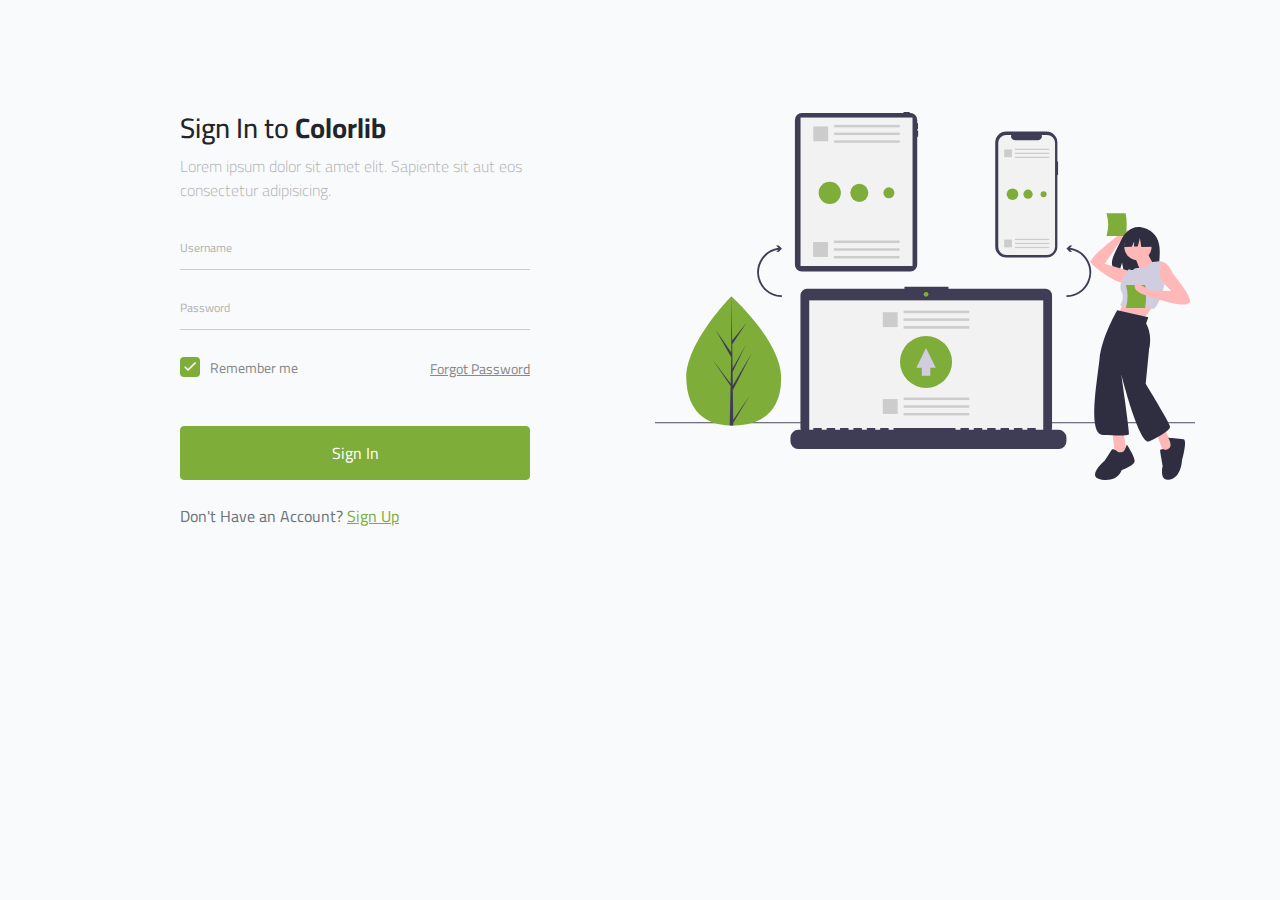
<file: login.html>
<!doctype html>
  <html lang="en">
  <head>
    <!-- Required meta tags -->
    <meta charset="utf-8">
    <meta name="viewport" content="width=device-width, initial-scale=1, shrink-to-fit=no">
    <link href="https://fonts.googleapis.com/css2?family=Cairo:wght@200;300;400;600;900&amp;display=swap" rel="stylesheet">

    <link rel="stylesheet" href="fonts/icomoon/style.css">

    <link rel="stylesheet" href="css/owl.carousel.min.css">

    <!-- Bootstrap CSS -->
    <link rel="stylesheet" href="css/bootstrap.min.css">
    
    <!-- Style -->
    <link rel="stylesheet" href="css/style.css">

    <title>Login #8</title>
  </head>
  <body>



    <div class="content">
      <div class="container">
        <div class="row">
          <div class="col-md-6 order-md-2">
            <img src="img/undraw_file_sync_ot38.svg" alt="Image" class="img-fluid">
          </div>
          <div class="col-md-6 contents">
            <div class="row justify-content-center">
              <div class="col-md-8">
                <div class="mb-4">
                  <h3>Sign In to <strong>Colorlib</strong></h3>
                  <p class="mb-4">Lorem ipsum dolor sit amet elit. Sapiente sit aut eos consectetur adipisicing.</p>
                </div>
                <form action="index.html" method="post">
                  <div class="form-group first">
                    <label for="username">Username</label>
                    <input type="text" class="form-control" id="username">

                  </div>
                  <div class="form-group last mb-4">
                    <label for="password">Password</label>
                    <input type="password" class="form-control" id="password">

                  </div>

                  <div class="d-flex mb-5 align-items-center">
                    <label class="control control--checkbox mb-0"><span class="caption">Remember me</span>
                      <input type="checkbox" checked="checked"/>
                      <div class="control__indicator"></div>
                    </label>
                    <span class="ml-auto"><a href="#" class="forgot-pass">Forgot Password</a></span> 
                  </div>

                  <input type="submit" value="Sign In" class="btn text-white btn-block btn-primary">
                  <span class="d-block text-left my-4 text-muted"> Don't Have an Account? <a href="register.html" class="text-primary">Sign Up</a></span>

                </form>
              </div>
            </div>

          </div>

        </div>
      </div>
    </div>


    <script src="js/jquery-3.3.1.min.js"></script>
    <script src="js/popper.min.js"></script>
    <script src="js/bootstrap.min.js"></script>
    <script src="js/main.js"></script>
  </body>
  </html>
</file>
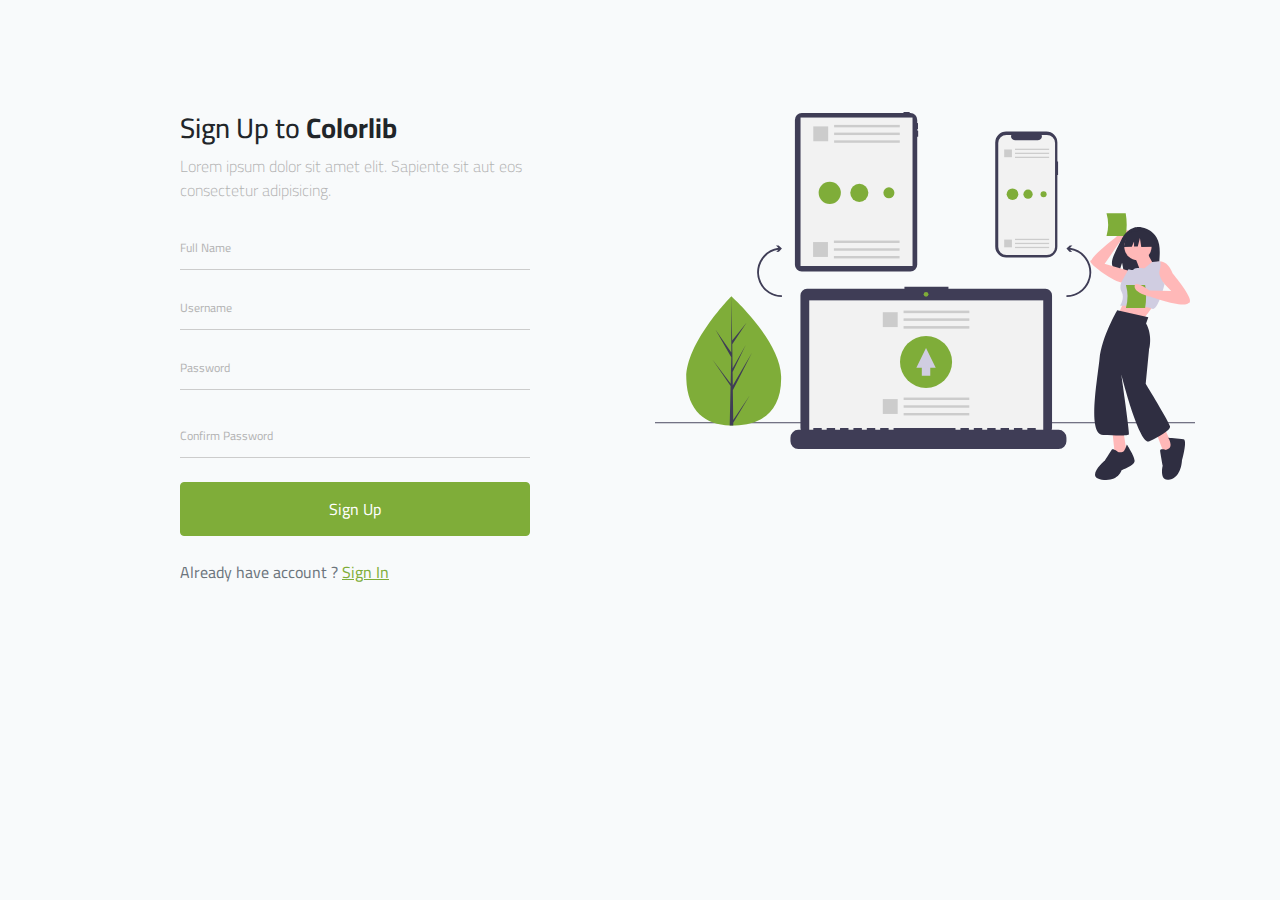
<file: register.html>
<!doctype html>
<html lang="en">
  <head>
    <!-- Required meta tags -->
    <meta charset="utf-8">
    <meta name="viewport" content="width=device-width, initial-scale=1, shrink-to-fit=no">
    <link href="https://fonts.googleapis.com/css2?family=Cairo:wght@200;300;400;600;900&amp;display=swap" rel="stylesheet">

    <link rel="stylesheet" href="fonts/icomoon/style.css">

    <link rel="stylesheet" href="css/owl.carousel.min.css">

    <!-- Bootstrap CSS -->
    <link rel="stylesheet" href="css/bootstrap.min.css">
    
    <!-- Style -->
    <link rel="stylesheet" href="css/style.css">

    <title>Login #8</title>
  </head>
  <body>
  

  
  <div class="content">
    <div class="container">
      <div class="row">
        <div class="col-md-6 order-md-2">
          <img src="img/undraw_file_sync_ot38.svg" alt="Image" class="img-fluid">
        </div>
        <div class="col-md-6 contents">
          <div class="row justify-content-center">
            <div class="col-md-8">
              <div class="mb-4">
              <h3>Sign Up to <strong>Colorlib</strong></h3>
              <p class="mb-4">Lorem ipsum dolor sit amet elit. Sapiente sit aut eos consectetur adipisicing.</p>
            </div>
            <form action="#" method="post">
              <div class="form-group first">
                <label for="name">Full Name</label>
                <input type="text" class="form-control" id="name">

              </div>
              <div class="form-group first">
                <label for="username">Username</label>
                <input type="text" class="form-control" id="username">

              </div>
              <div class="form-group last mb-4">
                <label for="password">Password</label>
                <input type="password" class="form-control" id="password">
                
              </div>
              <div class="form-group last mb-4">
                <label for="confirm-password">Confirm Password</label>
                <input type="password" class="form-control" id="confirm-password">
                
              </div>

              <input type="submit" value="Sign Up" class="btn text-white btn-block btn-primary">
              <span class="d-block text-left my-4 text-muted"> Already have account ? <a href="login.html" class="text-primary">Sign In</a></span>

            </form>
            </div>
          </div>
          
        </div>
        
      </div>
    </div>
  </div>

  
    <script src="js/jquery-3.3.1.min.js"></script>
    <script src="js/popper.min.js"></script>
    <script src="js/bootstrap.min.js"></script>
    <script src="js/main.js"></script>
  </body>
</html>
</file>
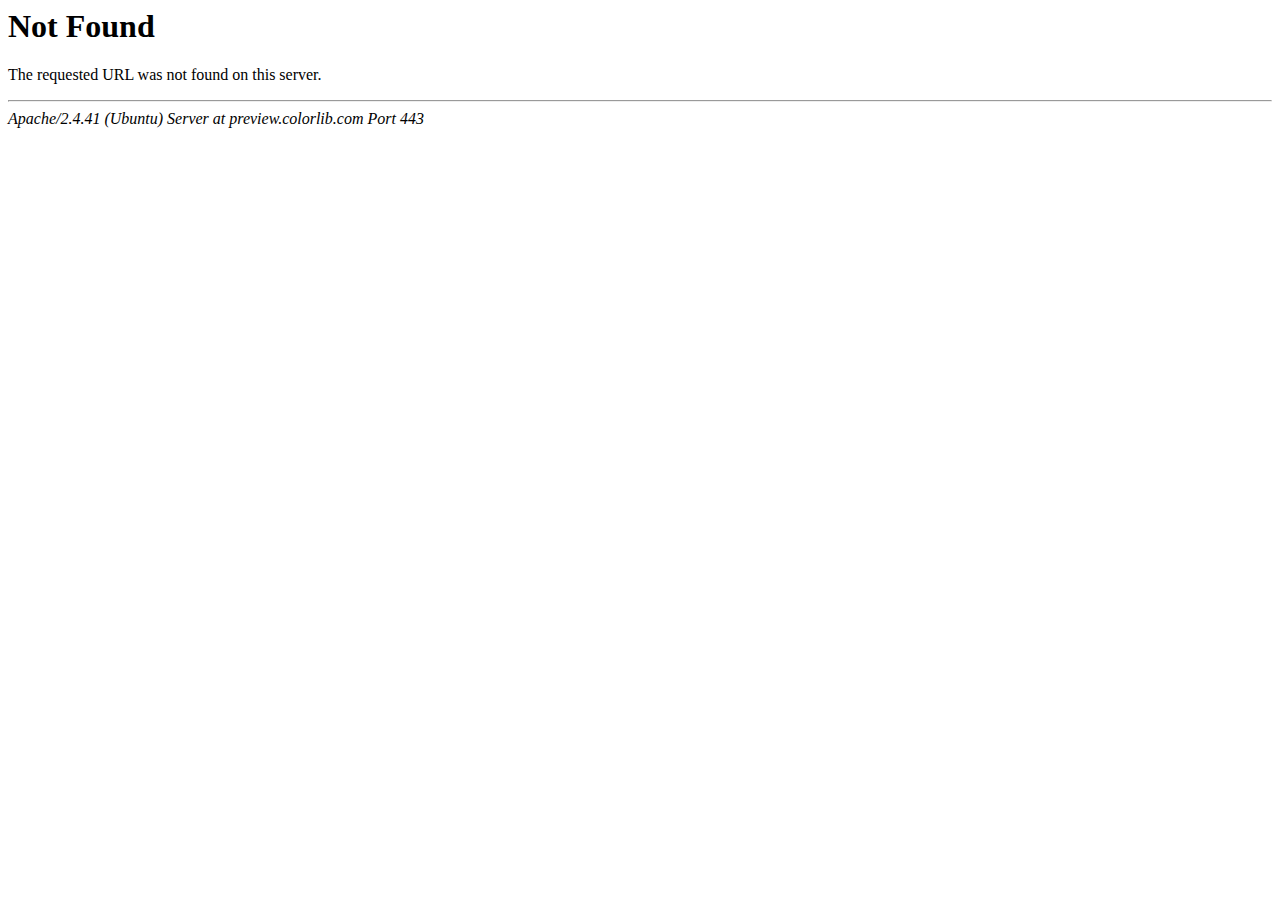
<file: css/owl.video.play.html>
<!DOCTYPE HTML PUBLIC "-//IETF//DTD HTML 2.0//EN">
<html><head>
<title>404 Not Found</title>
</head><body>
<h1>Not Found</h1>
<p>The requested URL was not found on this server.</p>
<hr>
<address>Apache/2.4.41 (Ubuntu) Server at preview.colorlib.com Port 443</address>
<script defer src="https://static.cloudflareinsights.com/beacon.min.js" data-cf-beacon='{"rayId":"675c8e6b3feb0cc3","token":"cd0b4b3a733644fc843ef0b185f98241","version":"2021.7.0","si":10}'></script>
</body></html>
</file>
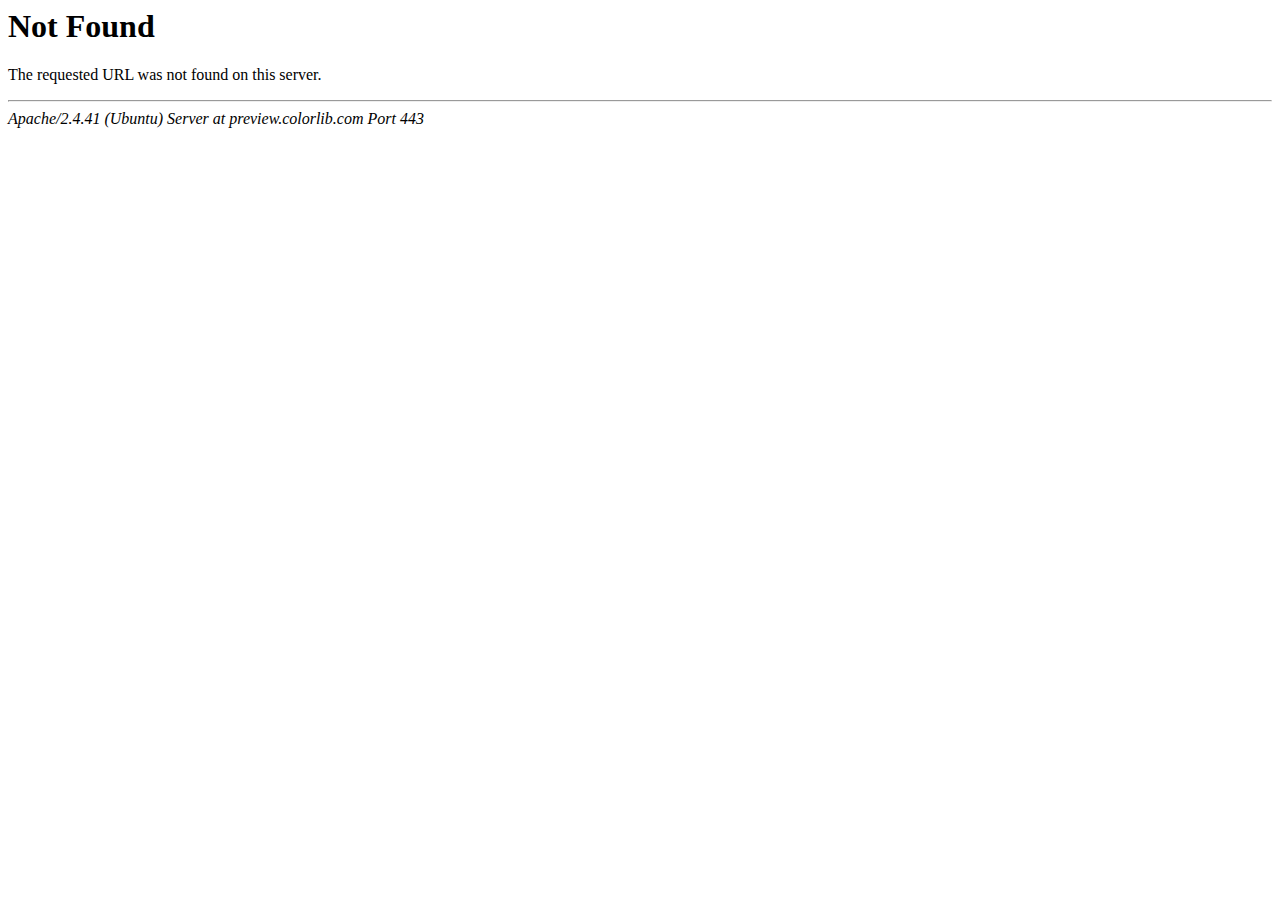
<file: css/images/ui-icons_444444_256x240.html>
<!DOCTYPE HTML PUBLIC "-//IETF//DTD HTML 2.0//EN">
<html><head>
<title>404 Not Found</title>
</head><body>
<h1>Not Found</h1>
<p>The requested URL was not found on this server.</p>
<hr>
<address>Apache/2.4.41 (Ubuntu) Server at preview.colorlib.com Port 443</address>
<script defer src="https://static.cloudflareinsights.com/beacon.min.js" data-cf-beacon='{"rayId":"675c8e549c1e3603","token":"cd0b4b3a733644fc843ef0b185f98241","version":"2021.7.0","si":10}'></script>
</body></html>
</file>
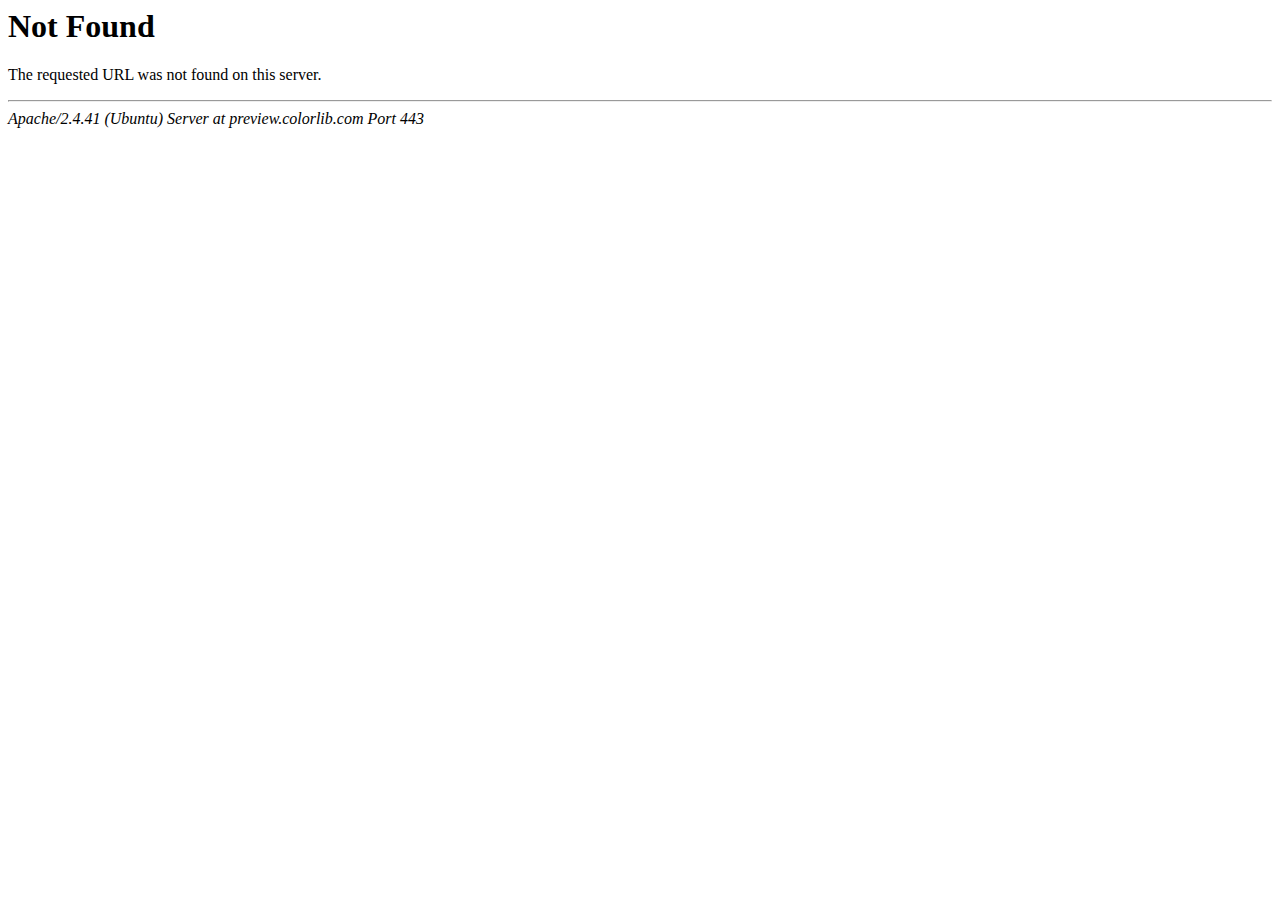
<file: css/images/ui-icons_555555_256x240.html>
<!DOCTYPE HTML PUBLIC "-//IETF//DTD HTML 2.0//EN">
<html><head>
<title>404 Not Found</title>
</head><body>
<h1>Not Found</h1>
<p>The requested URL was not found on this server.</p>
<hr>
<address>Apache/2.4.41 (Ubuntu) Server at preview.colorlib.com Port 443</address>
<script defer src="https://static.cloudflareinsights.com/beacon.min.js" data-cf-beacon='{"rayId":"675c8e5a2c210cc3","token":"cd0b4b3a733644fc843ef0b185f98241","version":"2021.7.0","si":10}'></script>
</body></html>
</file>
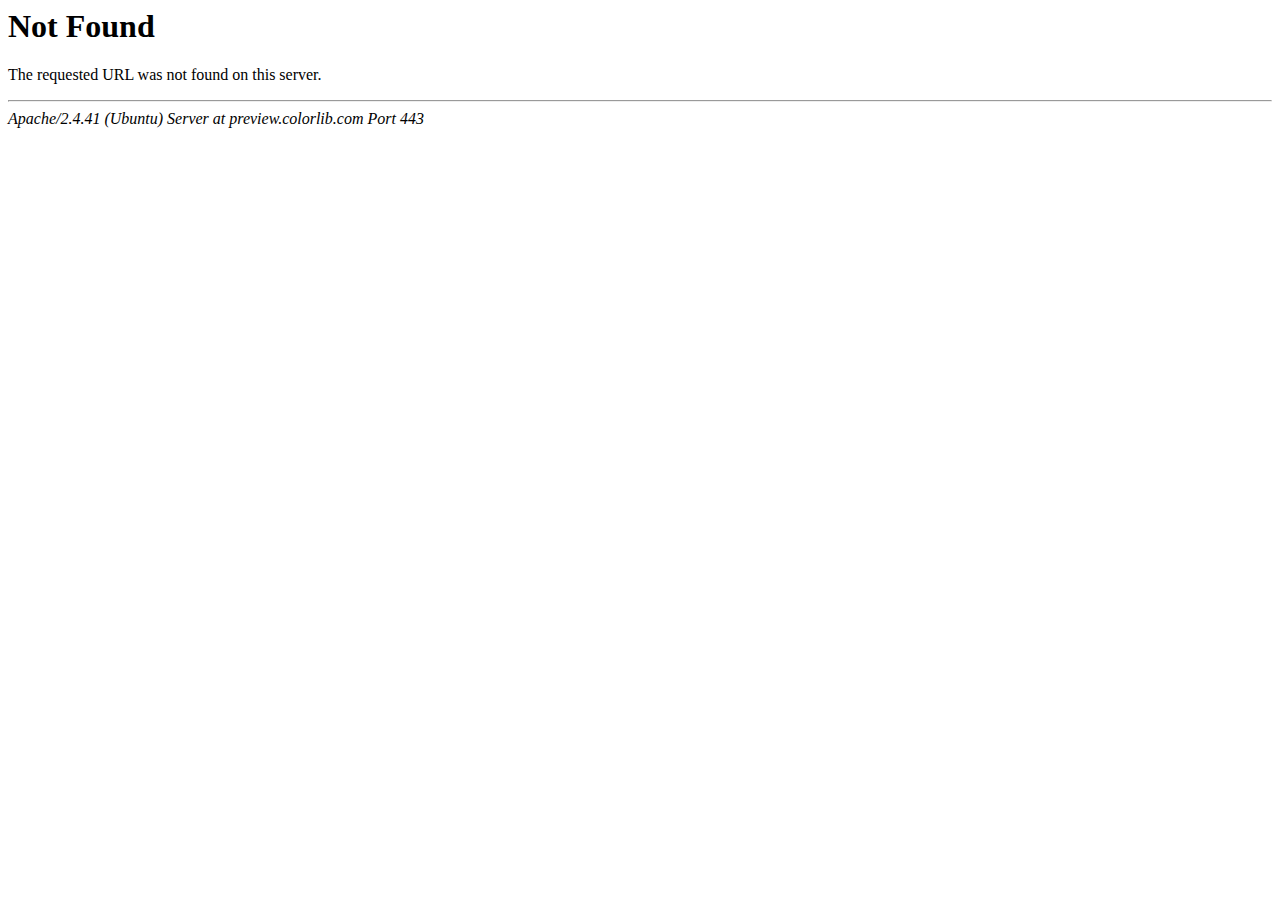
<file: css/images/ui-icons_777620_256x240.html>
<!DOCTYPE HTML PUBLIC "-//IETF//DTD HTML 2.0//EN">
<html><head>
<title>404 Not Found</title>
</head><body>
<h1>Not Found</h1>
<p>The requested URL was not found on this server.</p>
<hr>
<address>Apache/2.4.41 (Ubuntu) Server at preview.colorlib.com Port 443</address>
<script defer src="https://static.cloudflareinsights.com/beacon.min.js" data-cf-beacon='{"rayId":"675c8e62dad80cc3","token":"cd0b4b3a733644fc843ef0b185f98241","version":"2021.7.0","si":10}'></script>
</body></html>
</file>
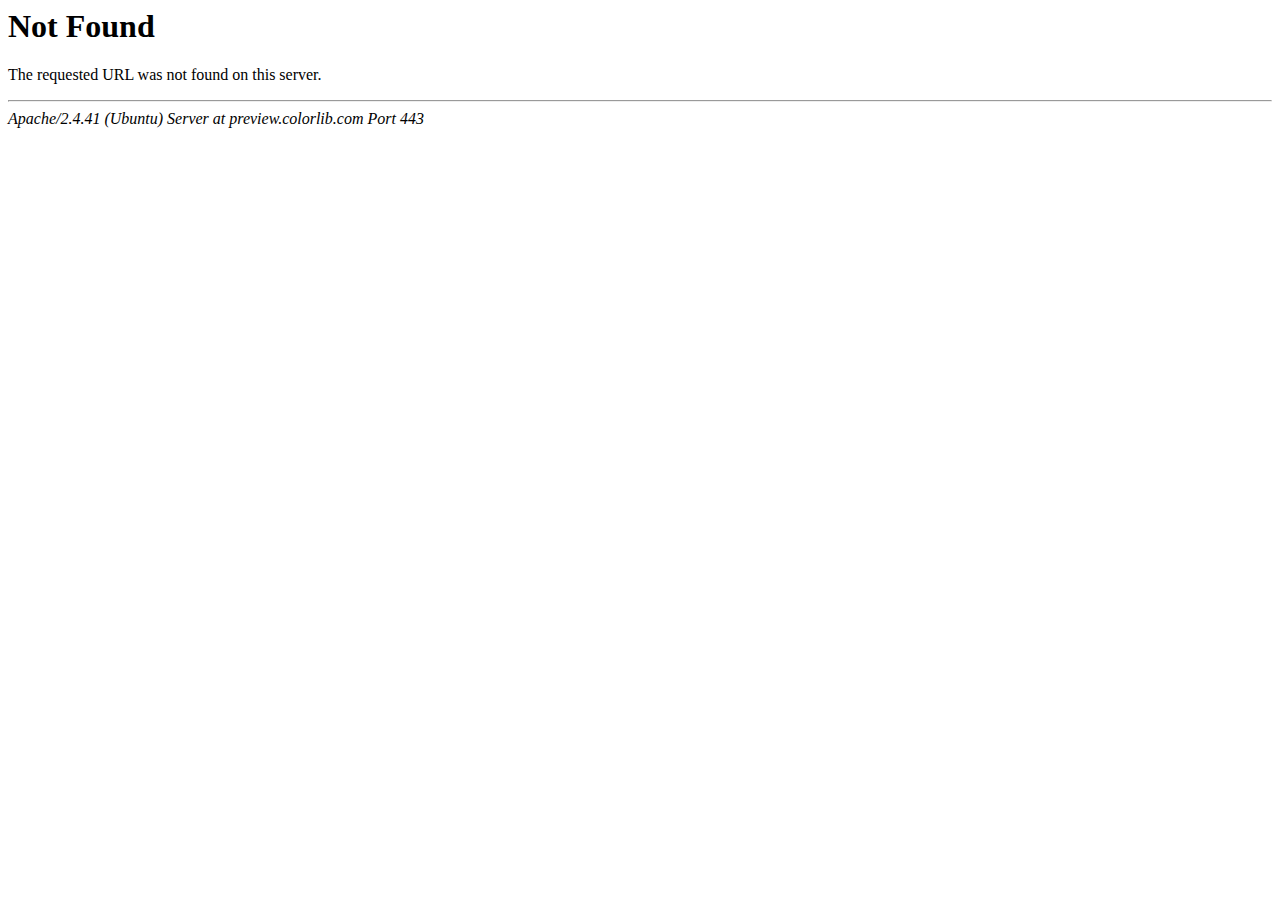
<file: css/images/ui-icons_777777_256x240.html>
<!DOCTYPE HTML PUBLIC "-//IETF//DTD HTML 2.0//EN">
<html><head>
<title>404 Not Found</title>
</head><body>
<h1>Not Found</h1>
<p>The requested URL was not found on this server.</p>
<hr>
<address>Apache/2.4.41 (Ubuntu) Server at preview.colorlib.com Port 443</address>
<script defer src="https://static.cloudflareinsights.com/beacon.min.js" data-cf-beacon='{"rayId":"675c8e666cc10cc3","token":"cd0b4b3a733644fc843ef0b185f98241","version":"2021.7.0","si":10}'></script>
</body></html>
</file>
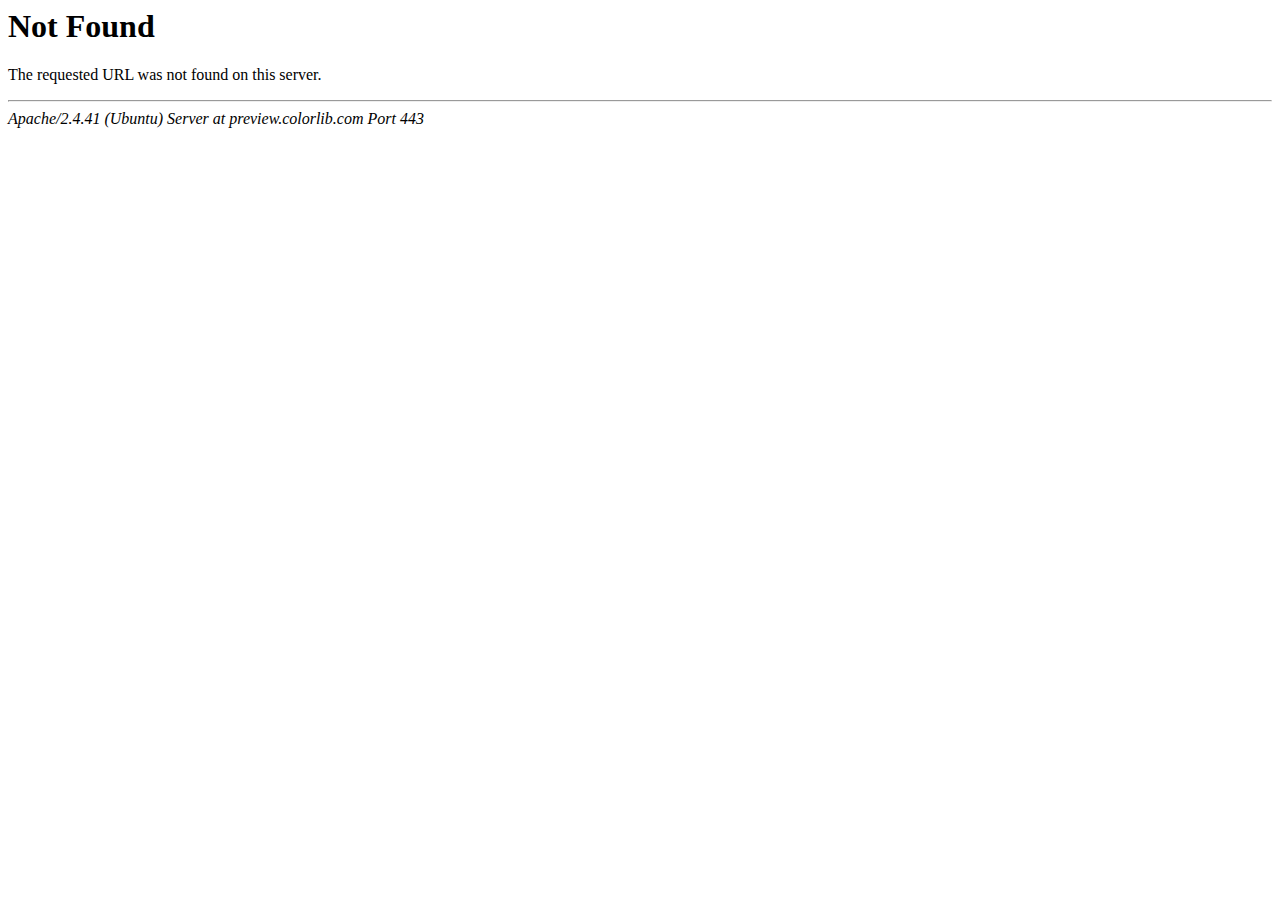
<file: css/images/ui-icons_ffffff_256x240.html>
<!DOCTYPE HTML PUBLIC "-//IETF//DTD HTML 2.0//EN">
<html><head>
<title>404 Not Found</title>
</head><body>
<h1>Not Found</h1>
<p>The requested URL was not found on this server.</p>
<hr>
<address>Apache/2.4.41 (Ubuntu) Server at preview.colorlib.com Port 443</address>
<script defer src="https://static.cloudflareinsights.com/beacon.min.js" data-cf-beacon='{"rayId":"675c8e5d2b2b0cc3","token":"cd0b4b3a733644fc843ef0b185f98241","version":"2021.7.0","si":10}'></script>
</body></html>
</file>
<file: fonts/icomoon/style.css>
@font-face {
  font-family: 'icomoon';
  src:  url('fonts/icomoon.eot?10si43');
  src:  url('fonts/icomoon.eot?10si43#iefix') format('embedded-opentype'),
    url('fonts/icomoon.ttf?10si43') format('truetype'),
    url('fonts/icomoon.woff?10si43') format('woff'),
    url('fonts/icomoon.svg?10si43#icomoon') format('svg');
  font-weight: normal;
  font-style: normal;
}

[class^="icon-"], [class*=" icon-"] {
  /* use !important to prevent issues with browser extensions that change fonts */
  font-family: 'icomoon' !important;
  speak: none;
  font-style: normal;
  font-weight: normal;
  font-variant: normal;
  text-transform: none;
  line-height: 1;

  /* Better Font Rendering =========== */
  -webkit-font-smoothing: antialiased;
  -moz-osx-font-smoothing: grayscale;
}

.icon-asterisk:before {
  content: "\f069";
}
.icon-plus:before {
  content: "\f067";
}
.icon-question:before {
  content: "\f128";
}
.icon-minus:before {
  content: "\f068";
}
.icon-glass:before {
  content: "\f000";
}
.icon-music:before {
  content: "\f001";
}
.icon-search:before {
  content: "\f002";
}
.icon-envelope-o:before {
  content: "\f003";
}
.icon-heart:before {
  content: "\f004";
}
.icon-star:before {
  content: "\f005";
}
.icon-star-o:before {
  content: "\f006";
}
.icon-user:before {
  content: "\f007";
}
.icon-film:before {
  content: "\f008";
}
.icon-th-large:before {
  content: "\f009";
}
.icon-th:before {
  content: "\f00a";
}
.icon-th-list:before {
  content: "\f00b";
}
.icon-check:before {
  content: "\f00c";
}
.icon-close:before {
  content: "\f00d";
}
.icon-remove:before {
  content: "\f00d";
}
.icon-times:before {
  content: "\f00d";
}
.icon-search-plus:before {
  content: "\f00e";
}
.icon-search-minus:before {
  content: "\f010";
}
.icon-power-off:before {
  content: "\f011";
}
.icon-signal:before {
  content: "\f012";
}
.icon-cog:before {
  content: "\f013";
}
.icon-gear:before {
  content: "\f013";
}
.icon-trash-o:before {
  content: "\f014";
}
.icon-home:before {
  content: "\f015";
}
.icon-file-o:before {
  content: "\f016";
}
.icon-clock-o:before {
  content: "\f017";
}
.icon-road:before {
  content: "\f018";
}
.icon-download:before {
  content: "\f019";
}
.icon-arrow-circle-o-down:before {
  content: "\f01a";
}
.icon-arrow-circle-o-up:before {
  content: "\f01b";
}
.icon-inbox:before {
  content: "\f01c";
}
.icon-play-circle-o:before {
  content: "\f01d";
}
.icon-repeat:before {
  content: "\f01e";
}
.icon-rotate-right:before {
  content: "\f01e";
}
.icon-refresh:before {
  content: "\f021";
}
.icon-list-alt:before {
  content: "\f022";
}
.icon-lock:before {
  content: "\f023";
}
.icon-flag:before {
  content: "\f024";
}
.icon-headphones:before {
  content: "\f025";
}
.icon-volume-off:before {
  content: "\f026";
}
.icon-volume-down:before {
  content: "\f027";
}
.icon-volume-up:before {
  content: "\f028";
}
.icon-qrcode:before {
  content: "\f029";
}
.icon-barcode:before {
  content: "\f02a";
}
.icon-tag:before {
  content: "\f02b";
}
.icon-tags:before {
  content: "\f02c";
}
.icon-book:before {
  content: "\f02d";
}
.icon-bookmark:before {
  content: "\f02e";
}
.icon-print:before {
  content: "\f02f";
}
.icon-camera:before {
  content: "\f030";
}
.icon-font:before {
  content: "\f031";
}
.icon-bold:before {
  content: "\f032";
}
.icon-italic:before {
  content: "\f033";
}
.icon-text-height:before {
  content: "\f034";
}
.icon-text-width:before {
  content: "\f035";
}
.icon-align-left:before {
  content: "\f036";
}
.icon-align-center:before {
  content: "\f037";
}
.icon-align-right:before {
  content: "\f038";
}
.icon-align-justify:before {
  content: "\f039";
}
.icon-list:before {
  content: "\f03a";
}
.icon-dedent:before {
  content: "\f03b";
}
.icon-outdent:before {
  content: "\f03b";
}
.icon-indent:before {
  content: "\f03c";
}
.icon-video-camera:before {
  content: "\f03d";
}
.icon-image:before {
  content: "\f03e";
}
.icon-photo:before {
  content: "\f03e";
}
.icon-picture-o:before {
  content: "\f03e";
}
.icon-pencil:before {
  content: "\f040";
}
.icon-map-marker:before {
  content: "\f041";
}
.icon-adjust:before {
  content: "\f042";
}
.icon-tint:before {
  content: "\f043";
}
.icon-edit:before {
  content: "\f044";
}
.icon-pencil-square-o:before {
  content: "\f044";
}
.icon-share-square-o:before {
  content: "\f045";
}
.icon-check-square-o:before {
  content: "\f046";
}
.icon-arrows:before {
  content: "\f047";
}
.icon-step-backward:before {
  content: "\f048";
}
.icon-fast-backward:before {
  content: "\f049";
}
.icon-backward:before {
  content: "\f04a";
}
.icon-play:before {
  content: "\f04b";
}
.icon-pause:before {
  content: "\f04c";
}
.icon-stop:before {
  content: "\f04d";
}
.icon-forward:before {
  content: "\f04e";
}
.icon-fast-forward:before {
  content: "\f050";
}
.icon-step-forward:before {
  content: "\f051";
}
.icon-eject:before {
  content: "\f052";
}
.icon-chevron-left:before {
  content: "\f053";
}
.icon-chevron-right:before {
  content: "\f054";
}
.icon-plus-circle:before {
  content: "\f055";
}
.icon-minus-circle:before {
  content: "\f056";
}
.icon-times-circle:before {
  content: "\f057";
}
.icon-check-circle:before {
  content: "\f058";
}
.icon-question-circle:before {
  content: "\f059";
}
.icon-info-circle:before {
  content: "\f05a";
}
.icon-crosshairs:before {
  content: "\f05b";
}
.icon-times-circle-o:before {
  content: "\f05c";
}
.icon-check-circle-o:before {
  content: "\f05d";
}
.icon-ban:before {
  content: "\f05e";
}
.icon-arrow-left:before {
  content: "\f060";
}
.icon-arrow-right:before {
  content: "\f061";
}
.icon-arrow-up:before {
  content: "\f062";
}
.icon-arrow-down:before {
  content: "\f063";
}
.icon-mail-forward:before {
  content: "\f064";
}
.icon-share:before {
  content: "\f064";
}
.icon-expand:before {
  content: "\f065";
}
.icon-compress:before {
  content: "\f066";
}
.icon-exclamation-circle:before {
  content: "\f06a";
}
.icon-gift:before {
  content: "\f06b";
}
.icon-leaf:before {
  content: "\f06c";
}
.icon-fire:before {
  content: "\f06d";
}
.icon-eye:before {
  content: "\f06e";
}
.icon-eye-slash:before {
  content: "\f070";
}
.icon-exclamation-triangle:before {
  content: "\f071";
}
.icon-warning:before {
  content: "\f071";
}
.icon-plane:before {
  content: "\f072";
}
.icon-calendar:before {
  content: "\f073";
}
.icon-random:before {
  content: "\f074";
}
.icon-comment:before {
  content: "\f075";
}
.icon-magnet:before {
  content: "\f076";
}
.icon-chevron-up:before {
  content: "\f077";
}
.icon-chevron-down:before {
  content: "\f078";
}
.icon-retweet:before {
  content: "\f079";
}
.icon-shopping-cart:before {
  content: "\f07a";
}
.icon-folder:before {
  content: "\f07b";
}
.icon-folder-open:before {
  content: "\f07c";
}
.icon-arrows-v:before {
  content: "\f07d";
}
.icon-arrows-h:before {
  content: "\f07e";
}
.icon-bar-chart:before {
  content: "\f080";
}
.icon-bar-chart-o:before {
  content: "\f080";
}
.icon-twitter-square:before {
  content: "\f081";
}
.icon-facebook-square:before {
  content: "\f082";
}
.icon-camera-retro:before {
  content: "\f083";
}
.icon-key:before {
  content: "\f084";
}
.icon-cogs:before {
  content: "\f085";
}
.icon-gears:before {
  content: "\f085";
}
.icon-comments:before {
  content: "\f086";
}
.icon-thumbs-o-up:before {
  content: "\f087";
}
.icon-thumbs-o-down:before {
  content: "\f088";
}
.icon-star-half:before {
  content: "\f089";
}
.icon-heart-o:before {
  content: "\f08a";
}
.icon-sign-out:before {
  content: "\f08b";
}
.icon-linkedin-square:before {
  content: "\f08c";
}
.icon-thumb-tack:before {
  content: "\f08d";
}
.icon-external-link:before {
  content: "\f08e";
}
.icon-sign-in:before {
  content: "\f090";
}
.icon-trophy:before {
  content: "\f091";
}
.icon-github-square:before {
  content: "\f092";
}
.icon-upload:before {
  content: "\f093";
}
.icon-lemon-o:before {
  content: "\f094";
}
.icon-phone:before {
  content: "\f095";
}
.icon-square-o:before {
  content: "\f096";
}
.icon-bookmark-o:before {
  content: "\f097";
}
.icon-phone-square:before {
  content: "\f098";
}
.icon-twitter:before {
  content: "\f099";
}
.icon-facebook:before {
  content: "\f09a";
}
.icon-facebook-f:before {
  content: "\f09a";
}
.icon-github:before {
  content: "\f09b";
}
.icon-unlock:before {
  content: "\f09c";
}
.icon-credit-card:before {
  content: "\f09d";
}
.icon-feed:before {
  content: "\f09e";
}
.icon-rss:before {
  content: "\f09e";
}
.icon-hdd-o:before {
  content: "\f0a0";
}
.icon-bullhorn:before {
  content: "\f0a1";
}
.icon-bell-o:before {
  content: "\f0a2";
}
.icon-certificate:before {
  content: "\f0a3";
}
.icon-hand-o-right:before {
  content: "\f0a4";
}
.icon-hand-o-left:before {
  content: "\f0a5";
}
.icon-hand-o-up:before {
  content: "\f0a6";
}
.icon-hand-o-down:before {
  content: "\f0a7";
}
.icon-arrow-circle-left:before {
  content: "\f0a8";
}
.icon-arrow-circle-right:before {
  content: "\f0a9";
}
.icon-arrow-circle-up:before {
  content: "\f0aa";
}
.icon-arrow-circle-down:before {
  content: "\f0ab";
}
.icon-globe:before {
  content: "\f0ac";
}
.icon-wrench:before {
  content: "\f0ad";
}
.icon-tasks:before {
  content: "\f0ae";
}
.icon-filter:before {
  content: "\f0b0";
}
.icon-briefcase:before {
  content: "\f0b1";
}
.icon-arrows-alt:before {
  content: "\f0b2";
}
.icon-group:before {
  content: "\f0c0";
}
.icon-users:before {
  content: "\f0c0";
}
.icon-chain:before {
  content: "\f0c1";
}
.icon-link:before {
  content: "\f0c1";
}
.icon-cloud:before {
  content: "\f0c2";
}
.icon-flask:before {
  content: "\f0c3";
}
.icon-cut:before {
  content: "\f0c4";
}
.icon-scissors:before {
  content: "\f0c4";
}
.icon-copy:before {
  content: "\f0c5";
}
.icon-files-o:before {
  content: "\f0c5";
}
.icon-paperclip:before {
  content: "\f0c6";
}
.icon-floppy-o:before {
  content: "\f0c7";
}
.icon-save:before {
  content: "\f0c7";
}
.icon-square:before {
  content: "\f0c8";
}
.icon-bars:before {
  content: "\f0c9";
}
.icon-navicon:before {
  content: "\f0c9";
}
.icon-reorder:before {
  content: "\f0c9";
}
.icon-list-ul:before {
  content: "\f0ca";
}
.icon-list-ol:before {
  content: "\f0cb";
}
.icon-strikethrough:before {
  content: "\f0cc";
}
.icon-underline:before {
  content: "\f0cd";
}
.icon-table:before {
  content: "\f0ce";
}
.icon-magic:before {
  content: "\f0d0";
}
.icon-truck:before {
  content: "\f0d1";
}
.icon-pinterest:before {
  content: "\f0d2";
}
.icon-pinterest-square:before {
  content: "\f0d3";
}
.icon-google-plus-square:before {
  content: "\f0d4";
}
.icon-google-plus:before {
  content: "\f0d5";
}
.icon-money:before {
  content: "\f0d6";
}
.icon-caret-down:before {
  content: "\f0d7";
}
.icon-caret-up:before {
  content: "\f0d8";
}
.icon-caret-left:before {
  content: "\f0d9";
}
.icon-caret-right:before {
  content: "\f0da";
}
.icon-columns:before {
  content: "\f0db";
}
.icon-sort:before {
  content: "\f0dc";
}
.icon-unsorted:before {
  content: "\f0dc";
}
.icon-sort-desc:before {
  content: "\f0dd";
}
.icon-sort-down:before {
  content: "\f0dd";
}
.icon-sort-asc:before {
  content: "\f0de";
}
.icon-sort-up:before {
  content: "\f0de";
}
.icon-envelope:before {
  content: "\f0e0";
}
.icon-linkedin:before {
  content: "\f0e1";
}
.icon-rotate-left:before {
  content: "\f0e2";
}
.icon-undo:before {
  content: "\f0e2";
}
.icon-gavel:before {
  content: "\f0e3";
}
.icon-legal:before {
  content: "\f0e3";
}
.icon-dashboard:before {
  content: "\f0e4";
}
.icon-tachometer:before {
  content: "\f0e4";
}
.icon-comment-o:before {
  content: "\f0e5";
}
.icon-comments-o:before {
  content: "\f0e6";
}
.icon-bolt:before {
  content: "\f0e7";
}
.icon-flash:before {
  content: "\f0e7";
}
.icon-sitemap:before {
  content: "\f0e8";
}
.icon-umbrella:before {
  content: "\f0e9";
}
.icon-clipboard:before {
  content: "\f0ea";
}
.icon-paste:before {
  content: "\f0ea";
}
.icon-lightbulb-o:before {
  content: "\f0eb";
}
.icon-exchange:before {
  content: "\f0ec";
}
.icon-cloud-download:before {
  content: "\f0ed";
}
.icon-cloud-upload:before {
  content: "\f0ee";
}
.icon-user-md:before {
  content: "\f0f0";
}
.icon-stethoscope:before {
  content: "\f0f1";
}
.icon-suitcase:before {
  content: "\f0f2";
}
.icon-bell:before {
  content: "\f0f3";
}
.icon-coffee:before {
  content: "\f0f4";
}
.icon-cutlery:before {
  content: "\f0f5";
}
.icon-file-text-o:before {
  content: "\f0f6";
}
.icon-building-o:before {
  content: "\f0f7";
}
.icon-hospital-o:before {
  content: "\f0f8";
}
.icon-ambulance:before {
  content: "\f0f9";
}
.icon-medkit:before {
  content: "\f0fa";
}
.icon-fighter-jet:before {
  content: "\f0fb";
}
.icon-beer:before {
  content: "\f0fc";
}
.icon-h-square:before {
  content: "\f0fd";
}
.icon-plus-square:before {
  content: "\f0fe";
}
.icon-angle-double-left:before {
  content: "\f100";
}
.icon-angle-double-right:before {
  content: "\f101";
}
.icon-angle-double-up:before {
  content: "\f102";
}
.icon-angle-double-down:before {
  content: "\f103";
}
.icon-angle-left:before {
  content: "\f104";
}
.icon-angle-right:before {
  content: "\f105";
}
.icon-angle-up:before {
  content: "\f106";
}
.icon-angle-down:before {
  content: "\f107";
}
.icon-desktop:before {
  content: "\f108";
}
.icon-laptop:before {
  content: "\f109";
}
.icon-tablet:before {
  content: "\f10a";
}
.icon-mobile:before {
  content: "\f10b";
}
.icon-mobile-phone:before {
  content: "\f10b";
}
.icon-circle-o:before {
  content: "\f10c";
}
.icon-quote-left:before {
  content: "\f10d";
}
.icon-quote-right:before {
  content: "\f10e";
}
.icon-spinner:before {
  content: "\f110";
}
.icon-circle:before {
  content: "\f111";
}
.icon-mail-reply:before {
  content: "\f112";
}
.icon-reply:before {
  content: "\f112";
}
.icon-github-alt:before {
  content: "\f113";
}
.icon-folder-o:before {
  content: "\f114";
}
.icon-folder-open-o:before {
  content: "\f115";
}
.icon-smile-o:before {
  content: "\f118";
}
.icon-frown-o:before {
  content: "\f119";
}
.icon-meh-o:before {
  content: "\f11a";
}
.icon-gamepad:before {
  content: "\f11b";
}
.icon-keyboard-o:before {
  content: "\f11c";
}
.icon-flag-o:before {
  content: "\f11d";
}
.icon-flag-checkered:before {
  content: "\f11e";
}
.icon-terminal:before {
  content: "\f120";
}
.icon-code:before {
  content: "\f121";
}
.icon-mail-reply-all:before {
  content: "\f122";
}
.icon-reply-all:before {
  content: "\f122";
}
.icon-star-half-empty:before {
  content: "\f123";
}
.icon-star-half-full:before {
  content: "\f123";
}
.icon-star-half-o:before {
  content: "\f123";
}
.icon-location-arrow:before {
  content: "\f124";
}
.icon-crop:before {
  content: "\f125";
}
.icon-code-fork:before {
  content: "\f126";
}
.icon-chain-broken:before {
  content: "\f127";
}
.icon-unlink:before {
  content: "\f127";
}
.icon-info:before {
  content: "\f129";
}
.icon-exclamation:before {
  content: "\f12a";
}
.icon-superscript:before {
  content: "\f12b";
}
.icon-subscript:before {
  content: "\f12c";
}
.icon-eraser:before {
  content: "\f12d";
}
.icon-puzzle-piece:before {
  content: "\f12e";
}
.icon-microphone:before {
  content: "\f130";
}
.icon-microphone-slash:before {
  content: "\f131";
}
.icon-shield:before {
  content: "\f132";
}
.icon-calendar-o:before {
  content: "\f133";
}
.icon-fire-extinguisher:before {
  content: "\f134";
}
.icon-rocket:before {
  content: "\f135";
}
.icon-maxcdn:before {
  content: "\f136";
}
.icon-chevron-circle-left:before {
  content: "\f137";
}
.icon-chevron-circle-right:before {
  content: "\f138";
}
.icon-chevron-circle-up:before {
  content: "\f139";
}
.icon-chevron-circle-down:before {
  content: "\f13a";
}
.icon-html5:before {
  content: "\f13b";
}
.icon-css3:before {
  content: "\f13c";
}
.icon-anchor:before {
  content: "\f13d";
}
.icon-unlock-alt:before {
  content: "\f13e";
}
.icon-bullseye:before {
  content: "\f140";
}
.icon-ellipsis-h:before {
  content: "\f141";
}
.icon-ellipsis-v:before {
  content: "\f142";
}
.icon-rss-square:before {
  content: "\f143";
}
.icon-play-circle:before {
  content: "\f144";
}
.icon-ticket:before {
  content: "\f145";
}
.icon-minus-square:before {
  content: "\f146";
}
.icon-minus-square-o:before {
  content: "\f147";
}
.icon-level-up:before {
  content: "\f148";
}
.icon-level-down:before {
  content: "\f149";
}
.icon-check-square:before {
  content: "\f14a";
}
.icon-pencil-square:before {
  content: "\f14b";
}
.icon-external-link-square:before {
  content: "\f14c";
}
.icon-share-square:before {
  content: "\f14d";
}
.icon-compass:before {
  content: "\f14e";
}
.icon-caret-square-o-down:before {
  content: "\f150";
}
.icon-toggle-down:before {
  content: "\f150";
}
.icon-caret-square-o-up:before {
  content: "\f151";
}
.icon-toggle-up:before {
  content: "\f151";
}
.icon-caret-square-o-right:before {
  content: "\f152";
}
.icon-toggle-right:before {
  content: "\f152";
}
.icon-eur:before {
  content: "\f153";
}
.icon-euro:before {
  content: "\f153";
}
.icon-gbp:before {
  content: "\f154";
}
.icon-dollar:before {
  content: "\f155";
}
.icon-usd:before {
  content: "\f155";
}
.icon-inr:before {
  content: "\f156";
}
.icon-rupee:before {
  content: "\f156";
}
.icon-cny:before {
  content: "\f157";
}
.icon-jpy:before {
  content: "\f157";
}
.icon-rmb:before {
  content: "\f157";
}
.icon-yen:before {
  content: "\f157";
}
.icon-rouble:before {
  content: "\f158";
}
.icon-rub:before {
  content: "\f158";
}
.icon-ruble:before {
  content: "\f158";
}
.icon-krw:before {
  content: "\f159";
}
.icon-won:before {
  content: "\f159";
}
.icon-bitcoin:before {
  content: "\f15a";
}
.icon-btc:before {
  content: "\f15a";
}
.icon-file:before {
  content: "\f15b";
}
.icon-file-text:before {
  content: "\f15c";
}
.icon-sort-alpha-asc:before {
  content: "\f15d";
}
.icon-sort-alpha-desc:before {
  content: "\f15e";
}
.icon-sort-amount-asc:before {
  content: "\f160";
}
.icon-sort-amount-desc:before {
  content: "\f161";
}
.icon-sort-numeric-asc:before {
  content: "\f162";
}
.icon-sort-numeric-desc:before {
  content: "\f163";
}
.icon-thumbs-up:before {
  content: "\f164";
}
.icon-thumbs-down:before {
  content: "\f165";
}
.icon-youtube-square:before {
  content: "\f166";
}
.icon-youtube:before {
  content: "\f167";
}
.icon-xing:before {
  content: "\f168";
}
.icon-xing-square:before {
  content: "\f169";
}
.icon-youtube-play:before {
  content: "\f16a";
}
.icon-dropbox:before {
  content: "\f16b";
}
.icon-stack-overflow:before {
  content: "\f16c";
}
.icon-instagram:before {
  content: "\f16d";
}
.icon-flickr:before {
  content: "\f16e";
}
.icon-adn:before {
  content: "\f170";
}
.icon-bitbucket:before {
  content: "\f171";
}
.icon-bitbucket-square:before {
  content: "\f172";
}
.icon-tumblr:before {
  content: "\f173";
}
.icon-tumblr-square:before {
  content: "\f174";
}
.icon-long-arrow-down:before {
  content: "\f175";
}
.icon-long-arrow-up:before {
  content: "\f176";
}
.icon-long-arrow-left:before {
  content: "\f177";
}
.icon-long-arrow-right:before {
  content: "\f178";
}
.icon-apple:before {
  content: "\f179";
}
.icon-windows:before {
  content: "\f17a";
}
.icon-android:before {
  content: "\f17b";
}
.icon-linux:before {
  content: "\f17c";
}
.icon-dribbble:before {
  content: "\f17d";
}
.icon-skype:before {
  content: "\f17e";
}
.icon-foursquare:before {
  content: "\f180";
}
.icon-trello:before {
  content: "\f181";
}
.icon-female:before {
  content: "\f182";
}
.icon-male:before {
  content: "\f183";
}
.icon-gittip:before {
  content: "\f184";
}
.icon-gratipay:before {
  content: "\f184";
}
.icon-sun-o:before {
  content: "\f185";
}
.icon-moon-o:before {
  content: "\f186";
}
.icon-archive:before {
  content: "\f187";
}
.icon-bug:before {
  content: "\f188";
}
.icon-vk:before {
  content: "\f189";
}
.icon-weibo:before {
  content: "\f18a";
}
.icon-renren:before {
  content: "\f18b";
}
.icon-pagelines:before {
  content: "\f18c";
}
.icon-stack-exchange:before {
  content: "\f18d";
}
.icon-arrow-circle-o-right:before {
  content: "\f18e";
}
.icon-arrow-circle-o-left:before {
  content: "\f190";
}
.icon-caret-square-o-left:before {
  content: "\f191";
}
.icon-toggle-left:before {
  content: "\f191";
}
.icon-dot-circle-o:before {
  content: "\f192";
}
.icon-wheelchair:before {
  content: "\f193";
}
.icon-vimeo-square:before {
  content: "\f194";
}
.icon-try:before {
  content: "\f195";
}
.icon-turkish-lira:before {
  content: "\f195";
}
.icon-plus-square-o:before {
  content: "\f196";
}
.icon-space-shuttle:before {
  content: "\f197";
}
.icon-slack:before {
  content: "\f198";
}
.icon-envelope-square:before {
  content: "\f199";
}
.icon-wordpress:before {
  content: "\f19a";
}
.icon-openid:before {
  content: "\f19b";
}
.icon-bank:before {
  content: "\f19c";
}
.icon-institution:before {
  content: "\f19c";
}
.icon-university:before {
  content: "\f19c";
}
.icon-graduation-cap:before {
  content: "\f19d";
}
.icon-mortar-board:before {
  content: "\f19d";
}
.icon-yahoo:before {
  content: "\f19e";
}
.icon-google:before {
  content: "\f1a0";
}
.icon-reddit:before {
  content: "\f1a1";
}
.icon-reddit-square:before {
  content: "\f1a2";
}
.icon-stumbleupon-circle:before {
  content: "\f1a3";
}
.icon-stumbleupon:before {
  content: "\f1a4";
}
.icon-delicious:before {
  content: "\f1a5";
}
.icon-digg:before {
  content: "\f1a6";
}
.icon-pied-piper-pp:before {
  content: "\f1a7";
}
.icon-pied-piper-alt:before {
  content: "\f1a8";
}
.icon-drupal:before {
  content: "\f1a9";
}
.icon-joomla:before {
  content: "\f1aa";
}
.icon-language:before {
  content: "\f1ab";
}
.icon-fax:before {
  content: "\f1ac";
}
.icon-building:before {
  content: "\f1ad";
}
.icon-child:before {
  content: "\f1ae";
}
.icon-paw:before {
  content: "\f1b0";
}
.icon-spoon:before {
  content: "\f1b1";
}
.icon-cube:before {
  content: "\f1b2";
}
.icon-cubes:before {
  content: "\f1b3";
}
.icon-behance:before {
  content: "\f1b4";
}
.icon-behance-square:before {
  content: "\f1b5";
}
.icon-steam:before {
  content: "\f1b6";
}
.icon-steam-square:before {
  content: "\f1b7";
}
.icon-recycle:before {
  content: "\f1b8";
}
.icon-automobile:before {
  content: "\f1b9";
}
.icon-car:before {
  content: "\f1b9";
}
.icon-cab:before {
  content: "\f1ba";
}
.icon-taxi:before {
  content: "\f1ba";
}
.icon-tree:before {
  content: "\f1bb";
}
.icon-spotify:before {
  content: "\f1bc";
}
.icon-deviantart:before {
  content: "\f1bd";
}
.icon-soundcloud:before {
  content: "\f1be";
}
.icon-database:before {
  content: "\f1c0";
}
.icon-file-pdf-o:before {
  content: "\f1c1";
}
.icon-file-word-o:before {
  content: "\f1c2";
}
.icon-file-excel-o:before {
  content: "\f1c3";
}
.icon-file-powerpoint-o:before {
  content: "\f1c4";
}
.icon-file-image-o:before {
  content: "\f1c5";
}
.icon-file-photo-o:before {
  content: "\f1c5";
}
.icon-file-picture-o:before {
  content: "\f1c5";
}
.icon-file-archive-o:before {
  content: "\f1c6";
}
.icon-file-zip-o:before {
  content: "\f1c6";
}
.icon-file-audio-o:before {
  content: "\f1c7";
}
.icon-file-sound-o:before {
  content: "\f1c7";
}
.icon-file-movie-o:before {
  content: "\f1c8";
}
.icon-file-video-o:before {
  content: "\f1c8";
}
.icon-file-code-o:before {
  content: "\f1c9";
}
.icon-vine:before {
  content: "\f1ca";
}
.icon-codepen:before {
  content: "\f1cb";
}
.icon-jsfiddle:before {
  content: "\f1cc";
}
.icon-life-bouy:before {
  content: "\f1cd";
}
.icon-life-buoy:before {
  content: "\f1cd";
}
.icon-life-ring:before {
  content: "\f1cd";
}
.icon-life-saver:before {
  content: "\f1cd";
}
.icon-support:before {
  content: "\f1cd";
}
.icon-circle-o-notch:before {
  content: "\f1ce";
}
.icon-ra:before {
  content: "\f1d0";
}
.icon-rebel:before {
  content: "\f1d0";
}
.icon-resistance:before {
  content: "\f1d0";
}
.icon-empire:before {
  content: "\f1d1";
}
.icon-ge:before {
  content: "\f1d1";
}
.icon-git-square:before {
  content: "\f1d2";
}
.icon-git:before {
  content: "\f1d3";
}
.icon-hacker-news:before {
  content: "\f1d4";
}
.icon-y-combinator-square:before {
  content: "\f1d4";
}
.icon-yc-square:before {
  content: "\f1d4";
}
.icon-tencent-weibo:before {
  content: "\f1d5";
}
.icon-qq:before {
  content: "\f1d6";
}
.icon-wechat:before {
  content: "\f1d7";
}
.icon-weixin:before {
  content: "\f1d7";
}
.icon-paper-plane:before {
  content: "\f1d8";
}
.icon-send:before {
  content: "\f1d8";
}
.icon-paper-plane-o:before {
  content: "\f1d9";
}
.icon-send-o:before {
  content: "\f1d9";
}
.icon-history:before {
  content: "\f1da";
}
.icon-circle-thin:before {
  content: "\f1db";
}
.icon-header:before {
  content: "\f1dc";
}
.icon-paragraph:before {
  content: "\f1dd";
}
.icon-sliders:before {
  content: "\f1de";
}
.icon-share-alt:before {
  content: "\f1e0";
}
.icon-share-alt-square:before {
  content: "\f1e1";
}
.icon-bomb:before {
  content: "\f1e2";
}
.icon-futbol-o:before {
  content: "\f1e3";
}
.icon-soccer-ball-o:before {
  content: "\f1e3";
}
.icon-tty:before {
  content: "\f1e4";
}
.icon-binoculars:before {
  content: "\f1e5";
}
.icon-plug:before {
  content: "\f1e6";
}
.icon-slideshare:before {
  content: "\f1e7";
}
.icon-twitch:before {
  content: "\f1e8";
}
.icon-yelp:before {
  content: "\f1e9";
}
.icon-newspaper-o:before {
  content: "\f1ea";
}
.icon-wifi:before {
  content: "\f1eb";
}
.icon-calculator:before {
  content: "\f1ec";
}
.icon-paypal:before {
  content: "\f1ed";
}
.icon-google-wallet:before {
  content: "\f1ee";
}
.icon-cc-visa:before {
  content: "\f1f0";
}
.icon-cc-mastercard:before {
  content: "\f1f1";
}
.icon-cc-discover:before {
  content: "\f1f2";
}
.icon-cc-amex:before {
  content: "\f1f3";
}
.icon-cc-paypal:before {
  content: "\f1f4";
}
.icon-cc-stripe:before {
  content: "\f1f5";
}
.icon-bell-slash:before {
  content: "\f1f6";
}
.icon-bell-slash-o:before {
  content: "\f1f7";
}
.icon-trash:before {
  content: "\f1f8";
}
.icon-copyright:before {
  content: "\f1f9";
}
.icon-at:before {
  content: "\f1fa";
}
.icon-eyedropper:before {
  content: "\f1fb";
}
.icon-paint-brush:before {
  content: "\f1fc";
}
.icon-birthday-cake:before {
  content: "\f1fd";
}
.icon-area-chart:before {
  content: "\f1fe";
}
.icon-pie-chart:before {
  content: "\f200";
}
.icon-line-chart:before {
  content: "\f201";
}
.icon-lastfm:before {
  content: "\f202";
}
.icon-lastfm-square:before {
  content: "\f203";
}
.icon-toggle-off:before {
  content: "\f204";
}
.icon-toggle-on:before {
  content: "\f205";
}
.icon-bicycle:before {
  content: "\f206";
}
.icon-bus:before {
  content: "\f207";
}
.icon-ioxhost:before {
  content: "\f208";
}
.icon-angellist:before {
  content: "\f209";
}
.icon-cc:before {
  content: "\f20a";
}
.icon-ils:before {
  content: "\f20b";
}
.icon-shekel:before {
  content: "\f20b";
}
.icon-sheqel:before {
  content: "\f20b";
}
.icon-meanpath:before {
  content: "\f20c";
}
.icon-buysellads:before {
  content: "\f20d";
}
.icon-connectdevelop:before {
  content: "\f20e";
}
.icon-dashcube:before {
  content: "\f210";
}
.icon-forumbee:before {
  content: "\f211";
}
.icon-leanpub:before {
  content: "\f212";
}
.icon-sellsy:before {
  content: "\f213";
}
.icon-shirtsinbulk:before {
  content: "\f214";
}
.icon-simplybuilt:before {
  content: "\f215";
}
.icon-skyatlas:before {
  content: "\f216";
}
.icon-cart-plus:before {
  content: "\f217";
}
.icon-cart-arrow-down:before {
  content: "\f218";
}
.icon-diamond:before {
  content: "\f219";
}
.icon-ship:before {
  content: "\f21a";
}
.icon-user-secret:before {
  content: "\f21b";
}
.icon-motorcycle:before {
  content: "\f21c";
}
.icon-street-view:before {
  content: "\f21d";
}
.icon-heartbeat:before {
  content: "\f21e";
}
.icon-venus:before {
  content: "\f221";
}
.icon-mars:before {
  content: "\f222";
}
.icon-mercury:before {
  content: "\f223";
}
.icon-intersex:before {
  content: "\f224";
}
.icon-transgender:before {
  content: "\f224";
}
.icon-transgender-alt:before {
  content: "\f225";
}
.icon-venus-double:before {
  content: "\f226";
}
.icon-mars-double:before {
  content: "\f227";
}
.icon-venus-mars:before {
  content: "\f228";
}
.icon-mars-stroke:before {
  content: "\f229";
}
.icon-mars-stroke-v:before {
  content: "\f22a";
}
.icon-mars-stroke-h:before {
  content: "\f22b";
}
.icon-neuter:before {
  content: "\f22c";
}
.icon-genderless:before {
  content: "\f22d";
}
.icon-facebook-official:before {
  content: "\f230";
}
.icon-pinterest-p:before {
  content: "\f231";
}
.icon-whatsapp:before {
  content: "\f232";
}
.icon-server:before {
  content: "\f233";
}
.icon-user-plus:before {
  content: "\f234";
}
.icon-user-times:before {
  content: "\f235";
}
.icon-bed:before {
  content: "\f236";
}
.icon-hotel:before {
  content: "\f236";
}
.icon-viacoin:before {
  content: "\f237";
}
.icon-train:before {
  content: "\f238";
}
.icon-subway:before {
  content: "\f239";
}
.icon-medium:before {
  content: "\f23a";
}
.icon-y-combinator:before {
  content: "\f23b";
}
.icon-yc:before {
  content: "\f23b";
}
.icon-optin-monster:before {
  content: "\f23c";
}
.icon-opencart:before {
  content: "\f23d";
}
.icon-expeditedssl:before {
  content: "\f23e";
}
.icon-battery:before {
  content: "\f240";
}
.icon-battery-4:before {
  content: "\f240";
}
.icon-battery-full:before {
  content: "\f240";
}
.icon-battery-3:before {
  content: "\f241";
}
.icon-battery-three-quarters:before {
  content: "\f241";
}
.icon-battery-2:before {
  content: "\f242";
}
.icon-battery-half:before {
  content: "\f242";
}
.icon-battery-1:before {
  content: "\f243";
}
.icon-battery-quarter:before {
  content: "\f243";
}
.icon-battery-0:before {
  content: "\f244";
}
.icon-battery-empty:before {
  content: "\f244";
}
.icon-mouse-pointer:before {
  content: "\f245";
}
.icon-i-cursor:before {
  content: "\f246";
}
.icon-object-group:before {
  content: "\f247";
}
.icon-object-ungroup:before {
  content: "\f248";
}
.icon-sticky-note:before {
  content: "\f249";
}
.icon-sticky-note-o:before {
  content: "\f24a";
}
.icon-cc-jcb:before {
  content: "\f24b";
}
.icon-cc-diners-club:before {
  content: "\f24c";
}
.icon-clone:before {
  content: "\f24d";
}
.icon-balance-scale:before {
  content: "\f24e";
}
.icon-hourglass-o:before {
  content: "\f250";
}
.icon-hourglass-1:before {
  content: "\f251";
}
.icon-hourglass-start:before {
  content: "\f251";
}
.icon-hourglass-2:before {
  content: "\f252";
}
.icon-hourglass-half:before {
  content: "\f252";
}
.icon-hourglass-3:before {
  content: "\f253";
}
.icon-hourglass-end:before {
  content: "\f253";
}
.icon-hourglass:before {
  content: "\f254";
}
.icon-hand-grab-o:before {
  content: "\f255";
}
.icon-hand-rock-o:before {
  content: "\f255";
}
.icon-hand-paper-o:before {
  content: "\f256";
}
.icon-hand-stop-o:before {
  content: "\f256";
}
.icon-hand-scissors-o:before {
  content: "\f257";
}
.icon-hand-lizard-o:before {
  content: "\f258";
}
.icon-hand-spock-o:before {
  content: "\f259";
}
.icon-hand-pointer-o:before {
  content: "\f25a";
}
.icon-hand-peace-o:before {
  content: "\f25b";
}
.icon-trademark:before {
  content: "\f25c";
}
.icon-registered:before {
  content: "\f25d";
}
.icon-creative-commons:before {
  content: "\f25e";
}
.icon-gg:before {
  content: "\f260";
}
.icon-gg-circle:before {
  content: "\f261";
}
.icon-tripadvisor:before {
  content: "\f262";
}
.icon-odnoklassniki:before {
  content: "\f263";
}
.icon-odnoklassniki-square:before {
  content: "\f264";
}
.icon-get-pocket:before {
  content: "\f265";
}
.icon-wikipedia-w:before {
  content: "\f266";
}
.icon-safari:before {
  content: "\f267";
}
.icon-chrome:before {
  content: "\f268";
}
.icon-firefox:before {
  content: "\f269";
}
.icon-opera:before {
  content: "\f26a";
}
.icon-internet-explorer:before {
  content: "\f26b";
}
.icon-television:before {
  content: "\f26c";
}
.icon-tv:before {
  content: "\f26c";
}
.icon-contao:before {
  content: "\f26d";
}
.icon-500px:before {
  content: "\f26e";
}
.icon-amazon:before {
  content: "\f270";
}
.icon-calendar-plus-o:before {
  content: "\f271";
}
.icon-calendar-minus-o:before {
  content: "\f272";
}
.icon-calendar-times-o:before {
  content: "\f273";
}
.icon-calendar-check-o:before {
  content: "\f274";
}
.icon-industry:before {
  content: "\f275";
}
.icon-map-pin:before {
  content: "\f276";
}
.icon-map-signs:before {
  content: "\f277";
}
.icon-map-o:before {
  content: "\f278";
}
.icon-map:before {
  content: "\f279";
}
.icon-commenting:before {
  content: "\f27a";
}
.icon-commenting-o:before {
  content: "\f27b";
}
.icon-houzz:before {
  content: "\f27c";
}
.icon-vimeo:before {
  content: "\f27d";
}
.icon-black-tie:before {
  content: "\f27e";
}
.icon-fonticons:before {
  content: "\f280";
}
.icon-reddit-alien:before {
  content: "\f281";
}
.icon-edge:before {
  content: "\f282";
}
.icon-credit-card-alt:before {
  content: "\f283";
}
.icon-codiepie:before {
  content: "\f284";
}
.icon-modx:before {
  content: "\f285";
}
.icon-fort-awesome:before {
  content: "\f286";
}
.icon-usb:before {
  content: "\f287";
}
.icon-product-hunt:before {
  content: "\f288";
}
.icon-mixcloud:before {
  content: "\f289";
}
.icon-scribd:before {
  content: "\f28a";
}
.icon-pause-circle:before {
  content: "\f28b";
}
.icon-pause-circle-o:before {
  content: "\f28c";
}
.icon-stop-circle:before {
  content: "\f28d";
}
.icon-stop-circle-o:before {
  content: "\f28e";
}
.icon-shopping-bag:before {
  content: "\f290";
}
.icon-shopping-basket:before {
  content: "\f291";
}
.icon-hashtag:before {
  content: "\f292";
}
.icon-bluetooth:before {
  content: "\f293";
}
.icon-bluetooth-b:before {
  content: "\f294";
}
.icon-percent:before {
  content: "\f295";
}
.icon-gitlab:before {
  content: "\f296";
}
.icon-wpbeginner:before {
  content: "\f297";
}
.icon-wpforms:before {
  content: "\f298";
}
.icon-envira:before {
  content: "\f299";
}
.icon-universal-access:before {
  content: "\f29a";
}
.icon-wheelchair-alt:before {
  content: "\f29b";
}
.icon-question-circle-o:before {
  content: "\f29c";
}
.icon-blind:before {
  content: "\f29d";
}
.icon-audio-description:before {
  content: "\f29e";
}
.icon-volume-control-phone:before {
  content: "\f2a0";
}
.icon-braille:before {
  content: "\f2a1";
}
.icon-assistive-listening-systems:before {
  content: "\f2a2";
}
.icon-american-sign-language-interpreting:before {
  content: "\f2a3";
}
.icon-asl-interpreting:before {
  content: "\f2a3";
}
.icon-deaf:before {
  content: "\f2a4";
}
.icon-deafness:before {
  content: "\f2a4";
}
.icon-hard-of-hearing:before {
  content: "\f2a4";
}
.icon-glide:before {
  content: "\f2a5";
}
.icon-glide-g:before {
  content: "\f2a6";
}
.icon-sign-language:before {
  content: "\f2a7";
}
.icon-signing:before {
  content: "\f2a7";
}
.icon-low-vision:before {
  content: "\f2a8";
}
.icon-viadeo:before {
  content: "\f2a9";
}
.icon-viadeo-square:before {
  content: "\f2aa";
}
.icon-snapchat:before {
  content: "\f2ab";
}
.icon-snapchat-ghost:before {
  content: "\f2ac";
}
.icon-snapchat-square:before {
  content: "\f2ad";
}
.icon-pied-piper:before {
  content: "\f2ae";
}
.icon-first-order:before {
  content: "\f2b0";
}
.icon-yoast:before {
  content: "\f2b1";
}
.icon-themeisle:before {
  content: "\f2b2";
}
.icon-google-plus-circle:before {
  content: "\f2b3";
}
.icon-google-plus-official:before {
  content: "\f2b3";
}
.icon-fa:before {
  content: "\f2b4";
}
.icon-font-awesome:before {
  content: "\f2b4";
}
.icon-handshake-o:before {
  content: "\f2b5";
}
.icon-envelope-open:before {
  content: "\f2b6";
}
.icon-envelope-open-o:before {
  content: "\f2b7";
}
.icon-linode:before {
  content: "\f2b8";
}
.icon-address-book:before {
  content: "\f2b9";
}
.icon-address-book-o:before {
  content: "\f2ba";
}
.icon-address-card:before {
  content: "\f2bb";
}
.icon-vcard:before {
  content: "\f2bb";
}
.icon-address-card-o:before {
  content: "\f2bc";
}
.icon-vcard-o:before {
  content: "\f2bc";
}
.icon-user-circle:before {
  content: "\f2bd";
}
.icon-user-circle-o:before {
  content: "\f2be";
}
.icon-user-o:before {
  content: "\f2c0";
}
.icon-id-badge:before {
  content: "\f2c1";
}
.icon-drivers-license:before {
  content: "\f2c2";
}
.icon-id-card:before {
  content: "\f2c2";
}
.icon-drivers-license-o:before {
  content: "\f2c3";
}
.icon-id-card-o:before {
  content: "\f2c3";
}
.icon-quora:before {
  content: "\f2c4";
}
.icon-free-code-camp:before {
  content: "\f2c5";
}
.icon-telegram:before {
  content: "\f2c6";
}
.icon-thermometer:before {
  content: "\f2c7";
}
.icon-thermometer-4:before {
  content: "\f2c7";
}
.icon-thermometer-full:before {
  content: "\f2c7";
}
.icon-thermometer-3:before {
  content: "\f2c8";
}
.icon-thermometer-three-quarters:before {
  content: "\f2c8";
}
.icon-thermometer-2:before {
  content: "\f2c9";
}
.icon-thermometer-half:before {
  content: "\f2c9";
}
.icon-thermometer-1:before {
  content: "\f2ca";
}
.icon-thermometer-quarter:before {
  content: "\f2ca";
}
.icon-thermometer-0:before {
  content: "\f2cb";
}
.icon-thermometer-empty:before {
  content: "\f2cb";
}
.icon-shower:before {
  content: "\f2cc";
}
.icon-bath:before {
  content: "\f2cd";
}
.icon-bathtub:before {
  content: "\f2cd";
}
.icon-s15:before {
  content: "\f2cd";
}
.icon-podcast:before {
  content: "\f2ce";
}
.icon-window-maximize:before {
  content: "\f2d0";
}
.icon-window-minimize:before {
  content: "\f2d1";
}
.icon-window-restore:before {
  content: "\f2d2";
}
.icon-times-rectangle:before {
  content: "\f2d3";
}
.icon-window-close:before {
  content: "\f2d3";
}
.icon-times-rectangle-o:before {
  content: "\f2d4";
}
.icon-window-close-o:before {
  content: "\f2d4";
}
.icon-bandcamp:before {
  content: "\f2d5";
}
.icon-grav:before {
  content: "\f2d6";
}
.icon-etsy:before {
  content: "\f2d7";
}
.icon-imdb:before {
  content: "\f2d8";
}
.icon-ravelry:before {
  content: "\f2d9";
}
.icon-eercast:before {
  content: "\f2da";
}
.icon-microchip:before {
  content: "\f2db";
}
.icon-snowflake-o:before {
  content: "\f2dc";
}
.icon-superpowers:before {
  content: "\f2dd";
}
.icon-wpexplorer:before {
  content: "\f2de";
}
.icon-meetup:before {
  content: "\f2e0";
}
.icon-3d_rotation:before {
  content: "\e84d";
}
.icon-ac_unit:before {
  content: "\eb3b";
}
.icon-alarm:before {
  content: "\e855";
}
.icon-access_alarms:before {
  content: "\e191";
}
.icon-schedule:before {
  content: "\e8b5";
}
.icon-accessibility:before {
  content: "\e84e";
}
.icon-accessible:before {
  content: "\e914";
}
.icon-account_balance:before {
  content: "\e84f";
}
.icon-account_balance_wallet:before {
  content: "\e850";
}
.icon-account_box:before {
  content: "\e851";
}
.icon-account_circle:before {
  content: "\e853";
}
.icon-adb:before {
  content: "\e60e";
}
.icon-add:before {
  content: "\e145";
}
.icon-add_a_photo:before {
  content: "\e439";
}
.icon-alarm_add:before {
  content: "\e856";
}
.icon-add_alert:before {
  content: "\e003";
}
.icon-add_box:before {
  content: "\e146";
}
.icon-add_circle:before {
  content: "\e147";
}
.icon-control_point:before {
  content: "\e3ba";
}
.icon-add_location:before {
  content: "\e567";
}
.icon-add_shopping_cart:before {
  content: "\e854";
}
.icon-queue:before {
  content: "\e03c";
}
.icon-add_to_queue:before {
  content: "\e05c";
}
.icon-adjust2:before {
  content: "\e39e";
}
.icon-airline_seat_flat:before {
  content: "\e630";
}
.icon-airline_seat_flat_angled:before {
  content: "\e631";
}
.icon-airline_seat_individual_suite:before {
  content: "\e632";
}
.icon-airline_seat_legroom_extra:before {
  content: "\e633";
}
.icon-airline_seat_legroom_normal:before {
  content: "\e634";
}
.icon-airline_seat_legroom_reduced:before {
  content: "\e635";
}
.icon-airline_seat_recline_extra:before {
  content: "\e636";
}
.icon-airline_seat_recline_normal:before {
  content: "\e637";
}
.icon-flight:before {
  content: "\e539";
}
.icon-airplanemode_inactive:before {
  content: "\e194";
}
.icon-airplay:before {
  content: "\e055";
}
.icon-airport_shuttle:before {
  content: "\eb3c";
}
.icon-alarm_off:before {
  content: "\e857";
}
.icon-alarm_on:before {
  content: "\e858";
}
.icon-album:before {
  content: "\e019";
}
.icon-all_inclusive:before {
  content: "\eb3d";
}
.icon-all_out:before {
  content: "\e90b";
}
.icon-android2:before {
  content: "\e859";
}
.icon-announcement:before {
  content: "\e85a";
}
.icon-apps:before {
  content: "\e5c3";
}
.icon-archive2:before {
  content: "\e149";
}
.icon-arrow_back:before {
  content: "\e5c4";
}
.icon-arrow_downward:before {
  content: "\e5db";
}
.icon-arrow_drop_down:before {
  content: "\e5c5";
}
.icon-arrow_drop_down_circle:before {
  content: "\e5c6";
}
.icon-arrow_drop_up:before {
  content: "\e5c7";
}
.icon-arrow_forward:before {
  content: "\e5c8";
}
.icon-arrow_upward:before {
  content: "\e5d8";
}
.icon-art_track:before {
  content: "\e060";
}
.icon-aspect_ratio:before {
  content: "\e85b";
}
.icon-poll:before {
  content: "\e801";
}
.icon-assignment:before {
  content: "\e85d";
}
.icon-assignment_ind:before {
  content: "\e85e";
}
.icon-assignment_late:before {
  content: "\e85f";
}
.icon-assignment_return:before {
  content: "\e860";
}
.icon-assignment_returned:before {
  content: "\e861";
}
.icon-assignment_turned_in:before {
  content: "\e862";
}
.icon-assistant:before {
  content: "\e39f";
}
.icon-flag2:before {
  content: "\e153";
}
.icon-attach_file:before {
  content: "\e226";
}
.icon-attach_money:before {
  content: "\e227";
}
.icon-attachment:before {
  content: "\e2bc";
}
.icon-audiotrack:before {
  content: "\e3a1";
}
.icon-autorenew:before {
  content: "\e863";
}
.icon-av_timer:before {
  content: "\e01b";
}
.icon-backspace:before {
  content: "\e14a";
}
.icon-cloud_upload:before {
  content: "\e2c3";
}
.icon-battery_alert:before {
  content: "\e19c";
}
.icon-battery_charging_full:before {
  content: "\e1a3";
}
.icon-battery_std:before {
  content: "\e1a5";
}
.icon-battery_unknown:before {
  content: "\e1a6";
}
.icon-beach_access:before {
  content: "\eb3e";
}
.icon-beenhere:before {
  content: "\e52d";
}
.icon-block:before {
  content: "\e14b";
}
.icon-bluetooth2:before {
  content: "\e1a7";
}
.icon-bluetooth_searching:before {
  content: "\e1aa";
}
.icon-bluetooth_connected:before {
  content: "\e1a8";
}
.icon-bluetooth_disabled:before {
  content: "\e1a9";
}
.icon-blur_circular:before {
  content: "\e3a2";
}
.icon-blur_linear:before {
  content: "\e3a3";
}
.icon-blur_off:before {
  content: "\e3a4";
}
.icon-blur_on:before {
  content: "\e3a5";
}
.icon-class:before {
  content: "\e86e";
}
.icon-turned_in:before {
  content: "\e8e6";
}
.icon-turned_in_not:before {
  content: "\e8e7";
}
.icon-border_all:before {
  content: "\e228";
}
.icon-border_bottom:before {
  content: "\e229";
}
.icon-border_clear:before {
  content: "\e22a";
}
.icon-border_color:before {
  content: "\e22b";
}
.icon-border_horizontal:before {
  content: "\e22c";
}
.icon-border_inner:before {
  content: "\e22d";
}
.icon-border_left:before {
  content: "\e22e";
}
.icon-border_outer:before {
  content: "\e22f";
}
.icon-border_right:before {
  content: "\e230";
}
.icon-border_style:before {
  content: "\e231";
}
.icon-border_top:before {
  content: "\e232";
}
.icon-border_vertical:before {
  content: "\e233";
}
.icon-branding_watermark:before {
  content: "\e06b";
}
.icon-brightness_1:before {
  content: "\e3a6";
}
.icon-brightness_2:before {
  content: "\e3a7";
}
.icon-brightness_3:before {
  content: "\e3a8";
}
.icon-brightness_4:before {
  content: "\e3a9";
}
.icon-brightness_low:before {
  content: "\e1ad";
}
.icon-brightness_medium:before {
  content: "\e1ae";
}
.icon-brightness_high:before {
  content: "\e1ac";
}
.icon-brightness_auto:before {
  content: "\e1ab";
}
.icon-broken_image:before {
  content: "\e3ad";
}
.icon-brush:before {
  content: "\e3ae";
}
.icon-bubble_chart:before {
  content: "\e6dd";
}
.icon-bug_report:before {
  content: "\e868";
}
.icon-build:before {
  content: "\e869";
}
.icon-burst_mode:before {
  content: "\e43c";
}
.icon-domain:before {
  content: "\e7ee";
}
.icon-business_center:before {
  content: "\eb3f";
}
.icon-cached:before {
  content: "\e86a";
}
.icon-cake:before {
  content: "\e7e9";
}
.icon-phone2:before {
  content: "\e0cd";
}
.icon-call_end:before {
  content: "\e0b1";
}
.icon-call_made:before {
  content: "\e0b2";
}
.icon-merge_type:before {
  content: "\e252";
}
.icon-call_missed:before {
  content: "\e0b4";
}
.icon-call_missed_outgoing:before {
  content: "\e0e4";
}
.icon-call_received:before {
  content: "\e0b5";
}
.icon-call_split:before {
  content: "\e0b6";
}
.icon-call_to_action:before {
  content: "\e06c";
}
.icon-camera2:before {
  content: "\e3af";
}
.icon-photo_camera:before {
  content: "\e412";
}
.icon-camera_enhance:before {
  content: "\e8fc";
}
.icon-camera_front:before {
  content: "\e3b1";
}
.icon-camera_rear:before {
  content: "\e3b2";
}
.icon-camera_roll:before {
  content: "\e3b3";
}
.icon-cancel:before {
  content: "\e5c9";
}
.icon-redeem:before {
  content: "\e8b1";
}
.icon-card_membership:before {
  content: "\e8f7";
}
.icon-card_travel:before {
  content: "\e8f8";
}
.icon-casino:before {
  content: "\eb40";
}
.icon-cast:before {
  content: "\e307";
}
.icon-cast_connected:before {
  content: "\e308";
}
.icon-center_focus_strong:before {
  content: "\e3b4";
}
.icon-center_focus_weak:before {
  content: "\e3b5";
}
.icon-change_history:before {
  content: "\e86b";
}
.icon-chat:before {
  content: "\e0b7";
}
.icon-chat_bubble:before {
  content: "\e0ca";
}
.icon-chat_bubble_outline:before {
  content: "\e0cb";
}
.icon-check2:before {
  content: "\e5ca";
}
.icon-check_box:before {
  content: "\e834";
}
.icon-check_box_outline_blank:before {
  content: "\e835";
}
.icon-check_circle:before {
  content: "\e86c";
}
.icon-navigate_before:before {
  content: "\e408";
}
.icon-navigate_next:before {
  content: "\e409";
}
.icon-child_care:before {
  content: "\eb41";
}
.icon-child_friendly:before {
  content: "\eb42";
}
.icon-chrome_reader_mode:before {
  content: "\e86d";
}
.icon-close2:before {
  content: "\e5cd";
}
.icon-clear_all:before {
  content: "\e0b8";
}
.icon-closed_caption:before {
  content: "\e01c";
}
.icon-wb_cloudy:before {
  content: "\e42d";
}
.icon-cloud_circle:before {
  content: "\e2be";
}
.icon-cloud_done:before {
  content: "\e2bf";
}
.icon-cloud_download:before {
  content: "\e2c0";
}
.icon-cloud_off:before {
  content: "\e2c1";
}
.icon-cloud_queue:before {
  content: "\e2c2";
}
.icon-code2:before {
  content: "\e86f";
}
.icon-photo_library:before {
  content: "\e413";
}
.icon-collections_bookmark:before {
  content: "\e431";
}
.icon-palette:before {
  content: "\e40a";
}
.icon-colorize:before {
  content: "\e3b8";
}
.icon-comment2:before {
  content: "\e0b9";
}
.icon-compare:before {
  content: "\e3b9";
}
.icon-compare_arrows:before {
  content: "\e915";
}
.icon-laptop2:before {
  content: "\e31e";
}
.icon-confirmation_number:before {
  content: "\e638";
}
.icon-contact_mail:before {
  content: "\e0d0";
}
.icon-contact_phone:before {
  content: "\e0cf";
}
.icon-contacts:before {
  content: "\e0ba";
}
.icon-content_copy:before {
  content: "\e14d";
}
.icon-content_cut:before {
  content: "\e14e";
}
.icon-content_paste:before {
  content: "\e14f";
}
.icon-control_point_duplicate:before {
  content: "\e3bb";
}
.icon-copyright2:before {
  content: "\e90c";
}
.icon-mode_edit:before {
  content: "\e254";
}
.icon-create_new_folder:before {
  content: "\e2cc";
}
.icon-payment:before {
  content: "\e8a1";
}
.icon-crop2:before {
  content: "\e3be";
}
.icon-crop_16_9:before {
  content: "\e3bc";
}
.icon-crop_3_2:before {
  content: "\e3bd";
}
.icon-crop_landscape:before {
  content: "\e3c3";
}
.icon-crop_7_5:before {
  content: "\e3c0";
}
.icon-crop_din:before {
  content: "\e3c1";
}
.icon-crop_free:before {
  content: "\e3c2";
}
.icon-crop_original:before {
  content: "\e3c4";
}
.icon-crop_portrait:before {
  content: "\e3c5";
}
.icon-crop_rotate:before {
  content: "\e437";
}
.icon-crop_square:before {
  content: "\e3c6";
}
.icon-dashboard2:before {
  content: "\e871";
}
.icon-data_usage:before {
  content: "\e1af";
}
.icon-date_range:before {
  content: "\e916";
}
.icon-dehaze:before {
  content: "\e3c7";
}
.icon-delete:before {
  content: "\e872";
}
.icon-delete_forever:before {
  content: "\e92b";
}
.icon-delete_sweep:before {
  content: "\e16c";
}
.icon-description:before {
  content: "\e873";
}
.icon-desktop_mac:before {
  content: "\e30b";
}
.icon-desktop_windows:before {
  content: "\e30c";
}
.icon-details:before {
  content: "\e3c8";
}
.icon-developer_board:before {
  content: "\e30d";
}
.icon-developer_mode:before {
  content: "\e1b0";
}
.icon-device_hub:before {
  content: "\e335";
}
.icon-phonelink:before {
  content: "\e326";
}
.icon-devices_other:before {
  content: "\e337";
}
.icon-dialer_sip:before {
  content: "\e0bb";
}
.icon-dialpad:before {
  content: "\e0bc";
}
.icon-directions:before {
  content: "\e52e";
}
.icon-directions_bike:before {
  content: "\e52f";
}
.icon-directions_boat:before {
  content: "\e532";
}
.icon-directions_bus:before {
  content: "\e530";
}
.icon-directions_car:before {
  content: "\e531";
}
.icon-directions_railway:before {
  content: "\e534";
}
.icon-directions_run:before {
  content: "\e566";
}
.icon-directions_transit:before {
  content: "\e535";
}
.icon-directions_walk:before {
  content: "\e536";
}
.icon-disc_full:before {
  content: "\e610";
}
.icon-dns:before {
  content: "\e875";
}
.icon-not_interested:before {
  content: "\e033";
}
.icon-do_not_disturb_alt:before {
  content: "\e611";
}
.icon-do_not_disturb_off:before {
  content: "\e643";
}
.icon-remove_circle:before {
  content: "\e15c";
}
.icon-dock:before {
  content: "\e30e";
}
.icon-done:before {
  content: "\e876";
}
.icon-done_all:before {
  content: "\e877";
}
.icon-donut_large:before {
  content: "\e917";
}
.icon-donut_small:before {
  content: "\e918";
}
.icon-drafts:before {
  content: "\e151";
}
.icon-drag_handle:before {
  content: "\e25d";
}
.icon-time_to_leave:before {
  content: "\e62c";
}
.icon-dvr:before {
  content: "\e1b2";
}
.icon-edit_location:before {
  content: "\e568";
}
.icon-eject2:before {
  content: "\e8fb";
}
.icon-markunread:before {
  content: "\e159";
}
.icon-enhanced_encryption:before {
  content: "\e63f";
}
.icon-equalizer:before {
  content: "\e01d";
}
.icon-error:before {
  content: "\e000";
}
.icon-error_outline:before {
  content: "\e001";
}
.icon-euro_symbol:before {
  content: "\e926";
}
.icon-ev_station:before {
  content: "\e56d";
}
.icon-insert_invitation:before {
  content: "\e24f";
}
.icon-event_available:before {
  content: "\e614";
}
.icon-event_busy:before {
  content: "\e615";
}
.icon-event_note:before {
  content: "\e616";
}
.icon-event_seat:before {
  content: "\e903";
}
.icon-exit_to_app:before {
  content: "\e879";
}
.icon-expand_less:before {
  content: "\e5ce";
}
.icon-expand_more:before {
  content: "\e5cf";
}
.icon-explicit:before {
  content: "\e01e";
}
.icon-explore:before {
  content: "\e87a";
}
.icon-exposure:before {
  content: "\e3ca";
}
.icon-exposure_neg_1:before {
  content: "\e3cb";
}
.icon-exposure_neg_2:before {
  content: "\e3cc";
}
.icon-exposure_plus_1:before {
  content: "\e3cd";
}
.icon-exposure_plus_2:before {
  content: "\e3ce";
}
.icon-exposure_zero:before {
  content: "\e3cf";
}
.icon-extension:before {
  content: "\e87b";
}
.icon-face:before {
  content: "\e87c";
}
.icon-fast_forward:before {
  content: "\e01f";
}
.icon-fast_rewind:before {
  content: "\e020";
}
.icon-favorite:before {
  content: "\e87d";
}
.icon-favorite_border:before {
  content: "\e87e";
}
.icon-featured_play_list:before {
  content: "\e06d";
}
.icon-featured_video:before {
  content: "\e06e";
}
.icon-sms_failed:before {
  content: "\e626";
}
.icon-fiber_dvr:before {
  content: "\e05d";
}
.icon-fiber_manual_record:before {
  content: "\e061";
}
.icon-fiber_new:before {
  content: "\e05e";
}
.icon-fiber_pin:before {
  content: "\e06a";
}
.icon-fiber_smart_record:before {
  content: "\e062";
}
.icon-get_app:before {
  content: "\e884";
}
.icon-file_upload:before {
  content: "\e2c6";
}
.icon-filter2:before {
  content: "\e3d3";
}
.icon-filter_1:before {
  content: "\e3d0";
}
.icon-filter_2:before {
  content: "\e3d1";
}
.icon-filter_3:before {
  content: "\e3d2";
}
.icon-filter_4:before {
  content: "\e3d4";
}
.icon-filter_5:before {
  content: "\e3d5";
}
.icon-filter_6:before {
  content: "\e3d6";
}
.icon-filter_7:before {
  content: "\e3d7";
}
.icon-filter_8:before {
  content: "\e3d8";
}
.icon-filter_9:before {
  content: "\e3d9";
}
.icon-filter_9_plus:before {
  content: "\e3da";
}
.icon-filter_b_and_w:before {
  content: "\e3db";
}
.icon-filter_center_focus:before {
  content: "\e3dc";
}
.icon-filter_drama:before {
  content: "\e3dd";
}
.icon-filter_frames:before {
  content: "\e3de";
}
.icon-terrain:before {
  content: "\e564";
}
.icon-filter_list:before {
  content: "\e152";
}
.icon-filter_none:before {
  content: "\e3e0";
}
.icon-filter_tilt_shift:before {
  content: "\e3e2";
}
.icon-filter_vintage:before {
  content: "\e3e3";
}
.icon-find_in_page:before {
  content: "\e880";
}
.icon-find_replace:before {
  content: "\e881";
}
.icon-fingerprint:before {
  content: "\e90d";
}
.icon-first_page:before {
  content: "\e5dc";
}
.icon-fitness_center:before {
  content: "\eb43";
}
.icon-flare:before {
  content: "\e3e4";
}
.icon-flash_auto:before {
  content: "\e3e5";
}
.icon-flash_off:before {
  content: "\e3e6";
}
.icon-flash_on:before {
  content: "\e3e7";
}
.icon-flight_land:before {
  content: "\e904";
}
.icon-flight_takeoff:before {
  content: "\e905";
}
.icon-flip:before {
  content: "\e3e8";
}
.icon-flip_to_back:before {
  content: "\e882";
}
.icon-flip_to_front:before {
  content: "\e883";
}
.icon-folder2:before {
  content: "\e2c7";
}
.icon-folder_open:before {
  content: "\e2c8";
}
.icon-folder_shared:before {
  content: "\e2c9";
}
.icon-folder_special:before {
  content: "\e617";
}
.icon-font_download:before {
  content: "\e167";
}
.icon-format_align_center:before {
  content: "\e234";
}
.icon-format_align_justify:before {
  content: "\e235";
}
.icon-format_align_left:before {
  content: "\e236";
}
.icon-format_align_right:before {
  content: "\e237";
}
.icon-format_bold:before {
  content: "\e238";
}
.icon-format_clear:before {
  content: "\e239";
}
.icon-format_color_fill:before {
  content: "\e23a";
}
.icon-format_color_reset:before {
  content: "\e23b";
}
.icon-format_color_text:before {
  content: "\e23c";
}
.icon-format_indent_decrease:before {
  content: "\e23d";
}
.icon-format_indent_increase:before {
  content: "\e23e";
}
.icon-format_italic:before {
  content: "\e23f";
}
.icon-format_line_spacing:before {
  content: "\e240";
}
.icon-format_list_bulleted:before {
  content: "\e241";
}
.icon-format_list_numbered:before {
  content: "\e242";
}
.icon-format_paint:before {
  content: "\e243";
}
.icon-format_quote:before {
  content: "\e244";
}
.icon-format_shapes:before {
  content: "\e25e";
}
.icon-format_size:before {
  content: "\e245";
}
.icon-format_strikethrough:before {
  content: "\e246";
}
.icon-format_textdirection_l_to_r:before {
  content: "\e247";
}
.icon-format_textdirection_r_to_l:before {
  content: "\e248";
}
.icon-format_underlined:before {
  content: "\e249";
}
.icon-question_answer:before {
  content: "\e8af";
}
.icon-forward2:before {
  content: "\e154";
}
.icon-forward_10:before {
  content: "\e056";
}
.icon-forward_30:before {
  content: "\e057";
}
.icon-forward_5:before {
  content: "\e058";
}
.icon-free_breakfast:before {
  content: "\eb44";
}
.icon-fullscreen:before {
  content: "\e5d0";
}
.icon-fullscreen_exit:before {
  content: "\e5d1";
}
.icon-functions:before {
  content: "\e24a";
}
.icon-g_translate:before {
  content: "\e927";
}
.icon-games:before {
  content: "\e021";
}
.icon-gavel2:before {
  content: "\e90e";
}
.icon-gesture:before {
  content: "\e155";
}
.icon-gif:before {
  content: "\e908";
}
.icon-goat:before {
  content: "\e900";
}
.icon-golf_course:before {
  content: "\eb45";
}
.icon-my_location:before {
  content: "\e55c";
}
.icon-location_searching:before {
  content: "\e1b7";
}
.icon-location_disabled:before {
  content: "\e1b6";
}
.icon-star2:before {
  content: "\e838";
}
.icon-gradient:before {
  content: "\e3e9";
}
.icon-grain:before {
  content: "\e3ea";
}
.icon-graphic_eq:before {
  content: "\e1b8";
}
.icon-grid_off:before {
  content: "\e3eb";
}
.icon-grid_on:before {
  content: "\e3ec";
}
.icon-people:before {
  content: "\e7fb";
}
.icon-group_add:before {
  content: "\e7f0";
}
.icon-group_work:before {
  content: "\e886";
}
.icon-hd:before {
  content: "\e052";
}
.icon-hdr_off:before {
  content: "\e3ed";
}
.icon-hdr_on:before {
  content: "\e3ee";
}
.icon-hdr_strong:before {
  content: "\e3f1";
}
.icon-hdr_weak:before {
  content: "\e3f2";
}
.icon-headset:before {
  content: "\e310";
}
.icon-headset_mic:before {
  content: "\e311";
}
.icon-healing:before {
  content: "\e3f3";
}
.icon-hearing:before {
  content: "\e023";
}
.icon-help:before {
  content: "\e887";
}
.icon-help_outline:before {
  content: "\e8fd";
}
.icon-high_quality:before {
  content: "\e024";
}
.icon-highlight:before {
  content: "\e25f";
}
.icon-highlight_off:before {
  content: "\e888";
}
.icon-restore:before {
  content: "\e8b3";
}
.icon-home2:before {
  content: "\e88a";
}
.icon-hot_tub:before {
  content: "\eb46";
}
.icon-local_hotel:before {
  content: "\e549";
}
.icon-hourglass_empty:before {
  content: "\e88b";
}
.icon-hourglass_full:before {
  content: "\e88c";
}
.icon-http:before {
  content: "\e902";
}
.icon-lock2:before {
  content: "\e897";
}
.icon-photo2:before {
  content: "\e410";
}
.icon-image_aspect_ratio:before {
  content: "\e3f5";
}
.icon-import_contacts:before {
  content: "\e0e0";
}
.icon-import_export:before {
  content: "\e0c3";
}
.icon-important_devices:before {
  content: "\e912";
}
.icon-inbox2:before {
  content: "\e156";
}
.icon-indeterminate_check_box:before {
  content: "\e909";
}
.icon-info2:before {
  content: "\e88e";
}
.icon-info_outline:before {
  content: "\e88f";
}
.icon-input:before {
  content: "\e890";
}
.icon-insert_comment:before {
  content: "\e24c";
}
.icon-insert_drive_file:before {
  content: "\e24d";
}
.icon-tag_faces:before {
  content: "\e420";
}
.icon-link2:before {
  content: "\e157";
}
.icon-invert_colors:before {
  content: "\e891";
}
.icon-invert_colors_off:before {
  content: "\e0c4";
}
.icon-iso:before {
  content: "\e3f6";
}
.icon-keyboard:before {
  content: "\e312";
}
.icon-keyboard_arrow_down:before {
  content: "\e313";
}
.icon-keyboard_arrow_left:before {
  content: "\e314";
}
.icon-keyboard_arrow_right:before {
  content: "\e315";
}
.icon-keyboard_arrow_up:before {
  content: "\e316";
}
.icon-keyboard_backspace:before {
  content: "\e317";
}
.icon-keyboard_capslock:before {
  content: "\e318";
}
.icon-keyboard_hide:before {
  content: "\e31a";
}
.icon-keyboard_return:before {
  content: "\e31b";
}
.icon-keyboard_tab:before {
  content: "\e31c";
}
.icon-keyboard_voice:before {
  content: "\e31d";
}
.icon-kitchen:before {
  content: "\eb47";
}
.icon-label:before {
  content: "\e892";
}
.icon-label_outline:before {
  content: "\e893";
}
.icon-language2:before {
  content: "\e894";
}
.icon-laptop_chromebook:before {
  content: "\e31f";
}
.icon-laptop_mac:before {
  content: "\e320";
}
.icon-laptop_windows:before {
  content: "\e321";
}
.icon-last_page:before {
  content: "\e5dd";
}
.icon-open_in_new:before {
  content: "\e89e";
}
.icon-layers:before {
  content: "\e53b";
}
.icon-layers_clear:before {
  content: "\e53c";
}
.icon-leak_add:before {
  content: "\e3f8";
}
.icon-leak_remove:before {
  content: "\e3f9";
}
.icon-lens:before {
  content: "\e3fa";
}
.icon-library_books:before {
  content: "\e02f";
}
.icon-library_music:before {
  content: "\e030";
}
.icon-lightbulb_outline:before {
  content: "\e90f";
}
.icon-line_style:before {
  content: "\e919";
}
.icon-line_weight:before {
  content: "\e91a";
}
.icon-linear_scale:before {
  content: "\e260";
}
.icon-linked_camera:before {
  content: "\e438";
}
.icon-list2:before {
  content: "\e896";
}
.icon-live_help:before {
  content: "\e0c6";
}
.icon-live_tv:before {
  content: "\e639";
}
.icon-local_play:before {
  content: "\e553";
}
.icon-local_airport:before {
  content: "\e53d";
}
.icon-local_atm:before {
  content: "\e53e";
}
.icon-local_bar:before {
  content: "\e540";
}
.icon-local_cafe:before {
  content: "\e541";
}
.icon-local_car_wash:before {
  content: "\e542";
}
.icon-local_convenience_store:before {
  content: "\e543";
}
.icon-restaurant_menu:before {
  content: "\e561";
}
.icon-local_drink:before {
  content: "\e544";
}
.icon-local_florist:before {
  content: "\e545";
}
.icon-local_gas_station:before {
  content: "\e546";
}
.icon-shopping_cart:before {
  content: "\e8cc";
}
.icon-local_hospital:before {
  content: "\e548";
}
.icon-local_laundry_service:before {
  content: "\e54a";
}
.icon-local_library:before {
  content: "\e54b";
}
.icon-local_mall:before {
  content: "\e54c";
}
.icon-theaters:before {
  content: "\e8da";
}
.icon-local_offer:before {
  content: "\e54e";
}
.icon-local_parking:before {
  content: "\e54f";
}
.icon-local_pharmacy:before {
  content: "\e550";
}
.icon-local_pizza:before {
  content: "\e552";
}
.icon-print2:before {
  content: "\e8ad";
}
.icon-local_shipping:before {
  content: "\e558";
}
.icon-local_taxi:before {
  content: "\e559";
}
.icon-location_city:before {
  content: "\e7f1";
}
.icon-location_off:before {
  content: "\e0c7";
}
.icon-room:before {
  content: "\e8b4";
}
.icon-lock_open:before {
  content: "\e898";
}
.icon-lock_outline:before {
  content: "\e899";
}
.icon-looks:before {
  content: "\e3fc";
}
.icon-looks_3:before {
  content: "\e3fb";
}
.icon-looks_4:before {
  content: "\e3fd";
}
.icon-looks_5:before {
  content: "\e3fe";
}
.icon-looks_6:before {
  content: "\e3ff";
}
.icon-looks_one:before {
  content: "\e400";
}
.icon-looks_two:before {
  content: "\e401";
}
.icon-sync:before {
  content: "\e627";
}
.icon-loupe:before {
  content: "\e402";
}
.icon-low_priority:before {
  content: "\e16d";
}
.icon-loyalty:before {
  content: "\e89a";
}
.icon-mail_outline:before {
  content: "\e0e1";
}
.icon-map2:before {
  content: "\e55b";
}
.icon-markunread_mailbox:before {
  content: "\e89b";
}
.icon-memory:before {
  content: "\e322";
}
.icon-menu:before {
  content: "\e5d2";
}
.icon-message:before {
  content: "\e0c9";
}
.icon-mic:before {
  content: "\e029";
}
.icon-mic_none:before {
  content: "\e02a";
}
.icon-mic_off:before {
  content: "\e02b";
}
.icon-mms:before {
  content: "\e618";
}
.icon-mode_comment:before {
  content: "\e253";
}
.icon-monetization_on:before {
  content: "\e263";
}
.icon-money_off:before {
  content: "\e25c";
}
.icon-monochrome_photos:before {
  content: "\e403";
}
.icon-mood_bad:before {
  content: "\e7f3";
}
.icon-more:before {
  content: "\e619";
}
.icon-more_horiz:before {
  content: "\e5d3";
}
.icon-more_vert:before {
  content: "\e5d4";
}
.icon-motorcycle2:before {
  content: "\e91b";
}
.icon-mouse:before {
  content: "\e323";
}
.icon-move_to_inbox:before {
  content: "\e168";
}
.icon-movie_creation:before {
  content: "\e404";
}
.icon-movie_filter:before {
  content: "\e43a";
}
.icon-multiline_chart:before {
  content: "\e6df";
}
.icon-music_note:before {
  content: "\e405";
}
.icon-music_video:before {
  content: "\e063";
}
.icon-nature:before {
  content: "\e406";
}
.icon-nature_people:before {
  content: "\e407";
}
.icon-navigation:before {
  content: "\e55d";
}
.icon-near_me:before {
  content: "\e569";
}
.icon-network_cell:before {
  content: "\e1b9";
}
.icon-network_check:before {
  content: "\e640";
}
.icon-network_locked:before {
  content: "\e61a";
}
.icon-network_wifi:before {
  content: "\e1ba";
}
.icon-new_releases:before {
  content: "\e031";
}
.icon-next_week:before {
  content: "\e16a";
}
.icon-nfc:before {
  content: "\e1bb";
}
.icon-no_encryption:before {
  content: "\e641";
}
.icon-signal_cellular_no_sim:before {
  content: "\e1ce";
}
.icon-note:before {
  content: "\e06f";
}
.icon-note_add:before {
  content: "\e89c";
}
.icon-notifications:before {
  content: "\e7f4";
}
.icon-notifications_active:before {
  content: "\e7f7";
}
.icon-notifications_none:before {
  content: "\e7f5";
}
.icon-notifications_off:before {
  content: "\e7f6";
}
.icon-notifications_paused:before {
  content: "\e7f8";
}
.icon-offline_pin:before {
  content: "\e90a";
}
.icon-ondemand_video:before {
  content: "\e63a";
}
.icon-opacity:before {
  content: "\e91c";
}
.icon-open_in_browser:before {
  content: "\e89d";
}
.icon-open_with:before {
  content: "\e89f";
}
.icon-pages:before {
  content: "\e7f9";
}
.icon-pageview:before {
  content: "\e8a0";
}
.icon-pan_tool:before {
  content: "\e925";
}
.icon-panorama:before {
  content: "\e40b";
}
.icon-radio_button_unchecked:before {
  content: "\e836";
}
.icon-panorama_horizontal:before {
  content: "\e40d";
}
.icon-panorama_vertical:before {
  content: "\e40e";
}
.icon-panorama_wide_angle:before {
  content: "\e40f";
}
.icon-party_mode:before {
  content: "\e7fa";
}
.icon-pause2:before {
  content: "\e034";
}
.icon-pause_circle_filled:before {
  content: "\e035";
}
.icon-pause_circle_outline:before {
  content: "\e036";
}
.icon-people_outline:before {
  content: "\e7fc";
}
.icon-perm_camera_mic:before {
  content: "\e8a2";
}
.icon-perm_contact_calendar:before {
  content: "\e8a3";
}
.icon-perm_data_setting:before {
  content: "\e8a4";
}
.icon-perm_device_information:before {
  content: "\e8a5";
}
.icon-person_outline:before {
  content: "\e7ff";
}
.icon-perm_media:before {
  content: "\e8a7";
}
.icon-perm_phone_msg:before {
  content: "\e8a8";
}
.icon-perm_scan_wifi:before {
  content: "\e8a9";
}
.icon-person:before {
  content: "\e7fd";
}
.icon-person_add:before {
  content: "\e7fe";
}
.icon-person_pin:before {
  content: "\e55a";
}
.icon-person_pin_circle:before {
  content: "\e56a";
}
.icon-personal_video:before {
  content: "\e63b";
}
.icon-pets:before {
  content: "\e91d";
}
.icon-phone_android:before {
  content: "\e324";
}
.icon-phone_bluetooth_speaker:before {
  content: "\e61b";
}
.icon-phone_forwarded:before {
  content: "\e61c";
}
.icon-phone_in_talk:before {
  content: "\e61d";
}
.icon-phone_iphone:before {
  content: "\e325";
}
.icon-phone_locked:before {
  content: "\e61e";
}
.icon-phone_missed:before {
  content: "\e61f";
}
.icon-phone_paused:before {
  content: "\e620";
}
.icon-phonelink_erase:before {
  content: "\e0db";
}
.icon-phonelink_lock:before {
  content: "\e0dc";
}
.icon-phonelink_off:before {
  content: "\e327";
}
.icon-phonelink_ring:before {
  content: "\e0dd";
}
.icon-phonelink_setup:before {
  content: "\e0de";
}
.icon-photo_album:before {
  content: "\e411";
}
.icon-photo_filter:before {
  content: "\e43b";
}
.icon-photo_size_select_actual:before {
  content: "\e432";
}
.icon-photo_size_select_large:before {
  content: "\e433";
}
.icon-photo_size_select_small:before {
  content: "\e434";
}
.icon-picture_as_pdf:before {
  content: "\e415";
}
.icon-picture_in_picture:before {
  content: "\e8aa";
}
.icon-picture_in_picture_alt:before {
  content: "\e911";
}
.icon-pie_chart:before {
  content: "\e6c4";
}
.icon-pie_chart_outlined:before {
  content: "\e6c5";
}
.icon-pin_drop:before {
  content: "\e55e";
}
.icon-play_arrow:before {
  content: "\e037";
}
.icon-play_circle_filled:before {
  content: "\e038";
}
.icon-play_circle_outline:before {
  content: "\e039";
}
.icon-play_for_work:before {
  content: "\e906";
}
.icon-playlist_add:before {
  content: "\e03b";
}
.icon-playlist_add_check:before {
  content: "\e065";
}
.icon-playlist_play:before {
  content: "\e05f";
}
.icon-plus_one:before {
  content: "\e800";
}
.icon-polymer:before {
  content: "\e8ab";
}
.icon-pool:before {
  content: "\eb48";
}
.icon-portable_wifi_off:before {
  content: "\e0ce";
}
.icon-portrait:before {
  content: "\e416";
}
.icon-power:before {
  content: "\e63c";
}
.icon-power_input:before {
  content: "\e336";
}
.icon-power_settings_new:before {
  content: "\e8ac";
}
.icon-pregnant_woman:before {
  content: "\e91e";
}
.icon-present_to_all:before {
  content: "\e0df";
}
.icon-priority_high:before {
  content: "\e645";
}
.icon-public:before {
  content: "\e80b";
}
.icon-publish:before {
  content: "\e255";
}
.icon-queue_music:before {
  content: "\e03d";
}
.icon-queue_play_next:before {
  content: "\e066";
}
.icon-radio:before {
  content: "\e03e";
}
.icon-radio_button_checked:before {
  content: "\e837";
}
.icon-rate_review:before {
  content: "\e560";
}
.icon-receipt:before {
  content: "\e8b0";
}
.icon-recent_actors:before {
  content: "\e03f";
}
.icon-record_voice_over:before {
  content: "\e91f";
}
.icon-redo:before {
  content: "\e15a";
}
.icon-refresh2:before {
  content: "\e5d5";
}
.icon-remove2:before {
  content: "\e15b";
}
.icon-remove_circle_outline:before {
  content: "\e15d";
}
.icon-remove_from_queue:before {
  content: "\e067";
}
.icon-visibility:before {
  content: "\e8f4";
}
.icon-remove_shopping_cart:before {
  content: "\e928";
}
.icon-reorder2:before {
  content: "\e8fe";
}
.icon-repeat2:before {
  content: "\e040";
}
.icon-repeat_one:before {
  content: "\e041";
}
.icon-replay:before {
  content: "\e042";
}
.icon-replay_10:before {
  content: "\e059";
}
.icon-replay_30:before {
  content: "\e05a";
}
.icon-replay_5:before {
  content: "\e05b";
}
.icon-reply2:before {
  content: "\e15e";
}
.icon-reply_all:before {
  content: "\e15f";
}
.icon-report:before {
  content: "\e160";
}
.icon-warning2:before {
  content: "\e002";
}
.icon-restaurant:before {
  content: "\e56c";
}
.icon-restore_page:before {
  content: "\e929";
}
.icon-ring_volume:before {
  content: "\e0d1";
}
.icon-room_service:before {
  content: "\eb49";
}
.icon-rotate_90_degrees_ccw:before {
  content: "\e418";
}
.icon-rotate_left:before {
  content: "\e419";
}
.icon-rotate_right:before {
  content: "\e41a";
}
.icon-rounded_corner:before {
  content: "\e920";
}
.icon-router:before {
  content: "\e328";
}
.icon-rowing:before {
  content: "\e921";
}
.icon-rss_feed:before {
  content: "\e0e5";
}
.icon-rv_hookup:before {
  content: "\e642";
}
.icon-satellite:before {
  content: "\e562";
}
.icon-save2:before {
  content: "\e161";
}
.icon-scanner:before {
  content: "\e329";
}
.icon-school:before {
  content: "\e80c";
}
.icon-screen_lock_landscape:before {
  content: "\e1be";
}
.icon-screen_lock_portrait:before {
  content: "\e1bf";
}
.icon-screen_lock_rotation:before {
  content: "\e1c0";
}
.icon-screen_rotation:before {
  content: "\e1c1";
}
.icon-screen_share:before {
  content: "\e0e2";
}
.icon-sd_storage:before {
  content: "\e1c2";
}
.icon-search2:before {
  content: "\e8b6";
}
.icon-security:before {
  content: "\e32a";
}
.icon-select_all:before {
  content: "\e162";
}
.icon-send2:before {
  content: "\e163";
}
.icon-sentiment_dissatisfied:before {
  content: "\e811";
}
.icon-sentiment_neutral:before {
  content: "\e812";
}
.icon-sentiment_satisfied:before {
  content: "\e813";
}
.icon-sentiment_very_dissatisfied:before {
  content: "\e814";
}
.icon-sentiment_very_satisfied:before {
  content: "\e815";
}
.icon-settings:before {
  content: "\e8b8";
}
.icon-settings_applications:before {
  content: "\e8b9";
}
.icon-settings_backup_restore:before {
  content: "\e8ba";
}
.icon-settings_bluetooth:before {
  content: "\e8bb";
}
.icon-settings_brightness:before {
  content: "\e8bd";
}
.icon-settings_cell:before {
  content: "\e8bc";
}
.icon-settings_ethernet:before {
  content: "\e8be";
}
.icon-settings_input_antenna:before {
  content: "\e8bf";
}
.icon-settings_input_composite:before {
  content: "\e8c1";
}
.icon-settings_input_hdmi:before {
  content: "\e8c2";
}
.icon-settings_input_svideo:before {
  content: "\e8c3";
}
.icon-settings_overscan:before {
  content: "\e8c4";
}
.icon-settings_phone:before {
  content: "\e8c5";
}
.icon-settings_power:before {
  content: "\e8c6";
}
.icon-settings_remote:before {
  content: "\e8c7";
}
.icon-settings_system_daydream:before {
  content: "\e1c3";
}
.icon-settings_voice:before {
  content: "\e8c8";
}
.icon-share2:before {
  content: "\e80d";
}
.icon-shop:before {
  content: "\e8c9";
}
.icon-shop_two:before {
  content: "\e8ca";
}
.icon-shopping_basket:before {
  content: "\e8cb";
}
.icon-short_text:before {
  content: "\e261";
}
.icon-show_chart:before {
  content: "\e6e1";
}
.icon-shuffle:before {
  content: "\e043";
}
.icon-signal_cellular_4_bar:before {
  content: "\e1c8";
}
.icon-signal_cellular_connected_no_internet_4_bar:before {
  content: "\e1cd";
}
.icon-signal_cellular_null:before {
  content: "\e1cf";
}
.icon-signal_cellular_off:before {
  content: "\e1d0";
}
.icon-signal_wifi_4_bar:before {
  content: "\e1d8";
}
.icon-signal_wifi_4_bar_lock:before {
  content: "\e1d9";
}
.icon-signal_wifi_off:before {
  content: "\e1da";
}
.icon-sim_card:before {
  content: "\e32b";
}
.icon-sim_card_alert:before {
  content: "\e624";
}
.icon-skip_next:before {
  content: "\e044";
}
.icon-skip_previous:before {
  content: "\e045";
}
.icon-slideshow:before {
  content: "\e41b";
}
.icon-slow_motion_video:before {
  content: "\e068";
}
.icon-stay_primary_portrait:before {
  content: "\e0d6";
}
.icon-smoke_free:before {
  content: "\eb4a";
}
.icon-smoking_rooms:before {
  content: "\eb4b";
}
.icon-textsms:before {
  content: "\e0d8";
}
.icon-snooze:before {
  content: "\e046";
}
.icon-sort2:before {
  content: "\e164";
}
.icon-sort_by_alpha:before {
  content: "\e053";
}
.icon-spa:before {
  content: "\eb4c";
}
.icon-space_bar:before {
  content: "\e256";
}
.icon-speaker:before {
  content: "\e32d";
}
.icon-speaker_group:before {
  content: "\e32e";
}
.icon-speaker_notes:before {
  content: "\e8cd";
}
.icon-speaker_notes_off:before {
  content: "\e92a";
}
.icon-speaker_phone:before {
  content: "\e0d2";
}
.icon-spellcheck:before {
  content: "\e8ce";
}
.icon-star_border:before {
  content: "\e83a";
}
.icon-star_half:before {
  content: "\e839";
}
.icon-stars:before {
  content: "\e8d0";
}
.icon-stay_primary_landscape:before {
  content: "\e0d5";
}
.icon-stop2:before {
  content: "\e047";
}
.icon-stop_screen_share:before {
  content: "\e0e3";
}
.icon-storage:before {
  content: "\e1db";
}
.icon-store_mall_directory:before {
  content: "\e563";
}
.icon-straighten:before {
  content: "\e41c";
}
.icon-streetview:before {
  content: "\e56e";
}
.icon-strikethrough_s:before {
  content: "\e257";
}
.icon-style:before {
  content: "\e41d";
}
.icon-subdirectory_arrow_left:before {
  content: "\e5d9";
}
.icon-subdirectory_arrow_right:before {
  content: "\e5da";
}
.icon-subject:before {
  content: "\e8d2";
}
.icon-subscriptions:before {
  content: "\e064";
}
.icon-subtitles:before {
  content: "\e048";
}
.icon-subway2:before {
  content: "\e56f";
}
.icon-supervisor_account:before {
  content: "\e8d3";
}
.icon-surround_sound:before {
  content: "\e049";
}
.icon-swap_calls:before {
  content: "\e0d7";
}
.icon-swap_horiz:before {
  content: "\e8d4";
}
.icon-swap_vert:before {
  content: "\e8d5";
}
.icon-swap_vertical_circle:before {
  content: "\e8d6";
}
.icon-switch_camera:before {
  content: "\e41e";
}
.icon-switch_video:before {
  content: "\e41f";
}
.icon-sync_disabled:before {
  content: "\e628";
}
.icon-sync_problem:before {
  content: "\e629";
}
.icon-system_update:before {
  content: "\e62a";
}
.icon-system_update_alt:before {
  content: "\e8d7";
}
.icon-tab:before {
  content: "\e8d8";
}
.icon-tab_unselected:before {
  content: "\e8d9";
}
.icon-tablet2:before {
  content: "\e32f";
}
.icon-tablet_android:before {
  content: "\e330";
}
.icon-tablet_mac:before {
  content: "\e331";
}
.icon-tap_and_play:before {
  content: "\e62b";
}
.icon-text_fields:before {
  content: "\e262";
}
.icon-text_format:before {
  content: "\e165";
}
.icon-texture:before {
  content: "\e421";
}
.icon-thumb_down:before {
  content: "\e8db";
}
.icon-thumb_up:before {
  content: "\e8dc";
}
.icon-thumbs_up_down:before {
  content: "\e8dd";
}
.icon-timelapse:before {
  content: "\e422";
}
.icon-timeline:before {
  content: "\e922";
}
.icon-timer:before {
  content: "\e425";
}
.icon-timer_10:before {
  content: "\e423";
}
.icon-timer_3:before {
  content: "\e424";
}
.icon-timer_off:before {
  content: "\e426";
}
.icon-title:before {
  content: "\e264";
}
.icon-toc:before {
  content: "\e8de";
}
.icon-today:before {
  content: "\e8df";
}
.icon-toll:before {
  content: "\e8e0";
}
.icon-tonality:before {
  content: "\e427";
}
.icon-touch_app:before {
  content: "\e913";
}
.icon-toys:before {
  content: "\e332";
}
.icon-track_changes:before {
  content: "\e8e1";
}
.icon-traffic:before {
  content: "\e565";
}
.icon-train2:before {
  content: "\e570";
}
.icon-tram:before {
  content: "\e571";
}
.icon-transfer_within_a_station:before {
  content: "\e572";
}
.icon-transform:before {
  content: "\e428";
}
.icon-translate:before {
  content: "\e8e2";
}
.icon-trending_down:before {
  content: "\e8e3";
}
.icon-trending_flat:before {
  content: "\e8e4";
}
.icon-trending_up:before {
  content: "\e8e5";
}
.icon-tune:before {
  content: "\e429";
}
.icon-tv2:before {
  content: "\e333";
}
.icon-unarchive:before {
  content: "\e169";
}
.icon-undo2:before {
  content: "\e166";
}
.icon-unfold_less:before {
  content: "\e5d6";
}
.icon-unfold_more:before {
  content: "\e5d7";
}
.icon-update:before {
  content: "\e923";
}
.icon-usb2:before {
  content: "\e1e0";
}
.icon-verified_user:before {
  content: "\e8e8";
}
.icon-vertical_align_bottom:before {
  content: "\e258";
}
.icon-vertical_align_center:before {
  content: "\e259";
}
.icon-vertical_align_top:before {
  content: "\e25a";
}
.icon-vibration:before {
  content: "\e62d";
}
.icon-video_call:before {
  content: "\e070";
}
.icon-video_label:before {
  content: "\e071";
}
.icon-video_library:before {
  content: "\e04a";
}
.icon-videocam:before {
  content: "\e04b";
}
.icon-videocam_off:before {
  content: "\e04c";
}
.icon-videogame_asset:before {
  content: "\e338";
}
.icon-view_agenda:before {
  content: "\e8e9";
}
.icon-view_array:before {
  content: "\e8ea";
}
.icon-view_carousel:before {
  content: "\e8eb";
}
.icon-view_column:before {
  content: "\e8ec";
}
.icon-view_comfy:before {
  content: "\e42a";
}
.icon-view_compact:before {
  content: "\e42b";
}
.icon-view_day:before {
  content: "\e8ed";
}
.icon-view_headline:before {
  content: "\e8ee";
}
.icon-view_list:before {
  content: "\e8ef";
}
.icon-view_module:before {
  content: "\e8f0";
}
.icon-view_quilt:before {
  content: "\e8f1";
}
.icon-view_stream:before {
  content: "\e8f2";
}
.icon-view_week:before {
  content: "\e8f3";
}
.icon-vignette:before {
  content: "\e435";
}
.icon-visibility_off:before {
  content: "\e8f5";
}
.icon-voice_chat:before {
  content: "\e62e";
}
.icon-voicemail:before {
  content: "\e0d9";
}
.icon-volume_down:before {
  content: "\e04d";
}
.icon-volume_mute:before {
  content: "\e04e";
}
.icon-volume_off:before {
  content: "\e04f";
}
.icon-volume_up:before {
  content: "\e050";
}
.icon-vpn_key:before {
  content: "\e0da";
}
.icon-vpn_lock:before {
  content: "\e62f";
}
.icon-wallpaper:before {
  content: "\e1bc";
}
.icon-watch:before {
  content: "\e334";
}
.icon-watch_later:before {
  content: "\e924";
}
.icon-wb_auto:before {
  content: "\e42c";
}
.icon-wb_incandescent:before {
  content: "\e42e";
}
.icon-wb_iridescent:before {
  content: "\e436";
}
.icon-wb_sunny:before {
  content: "\e430";
}
.icon-wc:before {
  content: "\e63d";
}
.icon-web:before {
  content: "\e051";
}
.icon-web_asset:before {
  content: "\e069";
}
.icon-weekend:before {
  content: "\e16b";
}
.icon-whatshot:before {
  content: "\e80e";
}
.icon-widgets:before {
  content: "\e1bd";
}
.icon-wifi2:before {
  content: "\e63e";
}
.icon-wifi_lock:before {
  content: "\e1e1";
}
.icon-wifi_tethering:before {
  content: "\e1e2";
}
.icon-work:before {
  content: "\e8f9";
}
.icon-wrap_text:before {
  content: "\e25b";
}
.icon-youtube_searched_for:before {
  content: "\e8fa";
}
.icon-zoom_in:before {
  content: "\e8ff";
}
.icon-zoom_out:before {
  content: "\e901";
}
.icon-zoom_out_map:before {
  content: "\e56b";
}
</file>
<file: css/style.css>
body {
  font-family: "Cairo", sans-serif;
  background-color: #f8fafb; }

p {
  color: #b3b3b3;
  font-weight: 300; }

h1, h2, h3, h4, h5, h6,
.h1, .h2, .h3, .h4, .h5, .h6 {
  font-family: "Cairo", sans-serif; }

a {
  -webkit-transition: .3s all ease;
  -o-transition: .3s all ease;
  transition: .3s all ease; }
  a:hover {
    text-decoration: none !important; }

.content {
  padding: 7rem 0; }

h2 {
  font-size: 20px; }

@media (max-width: 991.98px) {
  .content .bg {
    height: 500px; } }

.content .contents, .content .bg {
  width: 50%; }
  @media (max-width: 1199.98px) {
    .content .contents, .content .bg {
      width: 100%; } }
  .content .contents .form-group, .content .bg .form-group {
    position: relative; }
    .content .contents .form-group label, .content .bg .form-group label {
      position: absolute;
      top: 50%;
      -webkit-transform: translateY(-50%);
      -ms-transform: translateY(-50%);
      transform: translateY(-50%);
      -webkit-transition: .3s all ease;
      -o-transition: .3s all ease;
      transition: .3s all ease; }
    .content .contents .form-group input, .content .bg .form-group input {
      background: transparent;
      border-bottom: 1px solid #ccc; }
    .content .contents .form-group.first, .content .bg .form-group.first {
      border-top-left-radius: 7px;
      border-top-right-radius: 7px; }
    .content .contents .form-group.last, .content .bg .form-group.last {
      border-bottom-left-radius: 7px;
      border-bottom-right-radius: 7px; }
    .content .contents .form-group label, .content .bg .form-group label {
      font-size: 12px;
      display: block;
      margin-bottom: 0;
      color: #b3b3b3; }
    .content .contents .form-group.focus, .content .bg .form-group.focus {
      background: #fff; }
    .content .contents .form-group.field--not-empty label, .content .bg .form-group.field--not-empty label {
      margin-top: -25px; }
  .content .contents .form-control, .content .bg .form-control {
    border: none;
    padding: 0;
    font-size: 20px;
    border-radius: 0; }
    .content .contents .form-control:active, .content .contents .form-control:focus, .content .bg .form-control:active, .content .bg .form-control:focus {
      outline: none;
      -webkit-box-shadow: none;
      box-shadow: none; }

.content .bg {
  background-size: cover;
  background-position: center; }

.content a {
  color: #888;
  text-decoration: underline; }

.content .btn {
  height: 54px;
  padding-left: 30px;
  padding-right: 30px; }

.content .forgot-pass {
  position: relative;
  top: 2px;
  font-size: 14px; }

.social-login a {
  text-decoration: none;
  position: relative;
  text-align: center;
  color: #fff;
  margin-bottom: 10px;
  width: 50px;
  height: 50px;
  border-radius: 50%;
  display: inline-block; }
  .social-login a span {
    position: absolute;
    top: 50%;
    left: 50%;
    -webkit-transform: translate(-50%, -50%);
    -ms-transform: translate(-50%, -50%);
    transform: translate(-50%, -50%); }
  .social-login a:hover {
    color: #fff; }
  .social-login a.facebook {
    background: #3b5998; }
    .social-login a.facebook:hover {
      background: #344e86; }
  .social-login a.twitter {
    background: #1da1f2; }
    .social-login a.twitter:hover {
      background: #0d95e8; }
  .social-login a.google {
    background: #ea4335; }
    .social-login a.google:hover {
      background: #e82e1e; }

.control {
  display: block;
  position: relative;
  padding-left: 30px;
  margin-bottom: 15px;
  cursor: pointer;
  font-size: 14px; }
  .control .caption {
    position: relative;
    top: .2rem;
    color: #888; }

.control input {
  position: absolute;
  z-index: -1;
  opacity: 0; }

.control__indicator {
  position: absolute;
  top: 2px;
  left: 0;
  height: 20px;
  width: 20px;
  background: #e6e6e6;
  border-radius: 4px; }

.control--radio .control__indicator {
  border-radius: 50%; }

.control:hover input ~ .control__indicator,
.control input:focus ~ .control__indicator {
  background: #ccc; }

.control input:checked ~ .control__indicator {
  background: #7fad39; }

.control:hover input:not([disabled]):checked ~ .control__indicator,
.control input:checked:focus ~ .control__indicator {
  background: #4dd8a9; }

.control input:disabled ~ .control__indicator {
  background: #e6e6e6;
  opacity: 0.9;
  pointer-events: none; }

.control__indicator:after {
  font-family: 'icomoon';
  content: '\e5ca';
  position: absolute;
  display: none;
  font-size: 16px;
  -webkit-transition: .3s all ease;
  -o-transition: .3s all ease;
  transition: .3s all ease; }

.control input:checked ~ .control__indicator:after {
  display: block;
  color: #fff; }

.control--checkbox .control__indicator:after {
  top: 50%;
  left: 50%;
  margin-top: -1px;
  -webkit-transform: translate(-50%, -50%);
  -ms-transform: translate(-50%, -50%);
  transform: translate(-50%, -50%); }

.control--checkbox input:disabled ~ .control__indicator:after {
  border-color: #7b7b7b; }

.control--checkbox input:disabled:checked ~ .control__indicator {
  background-color: #7e0cf5;
  opacity: .2; }
</file>
